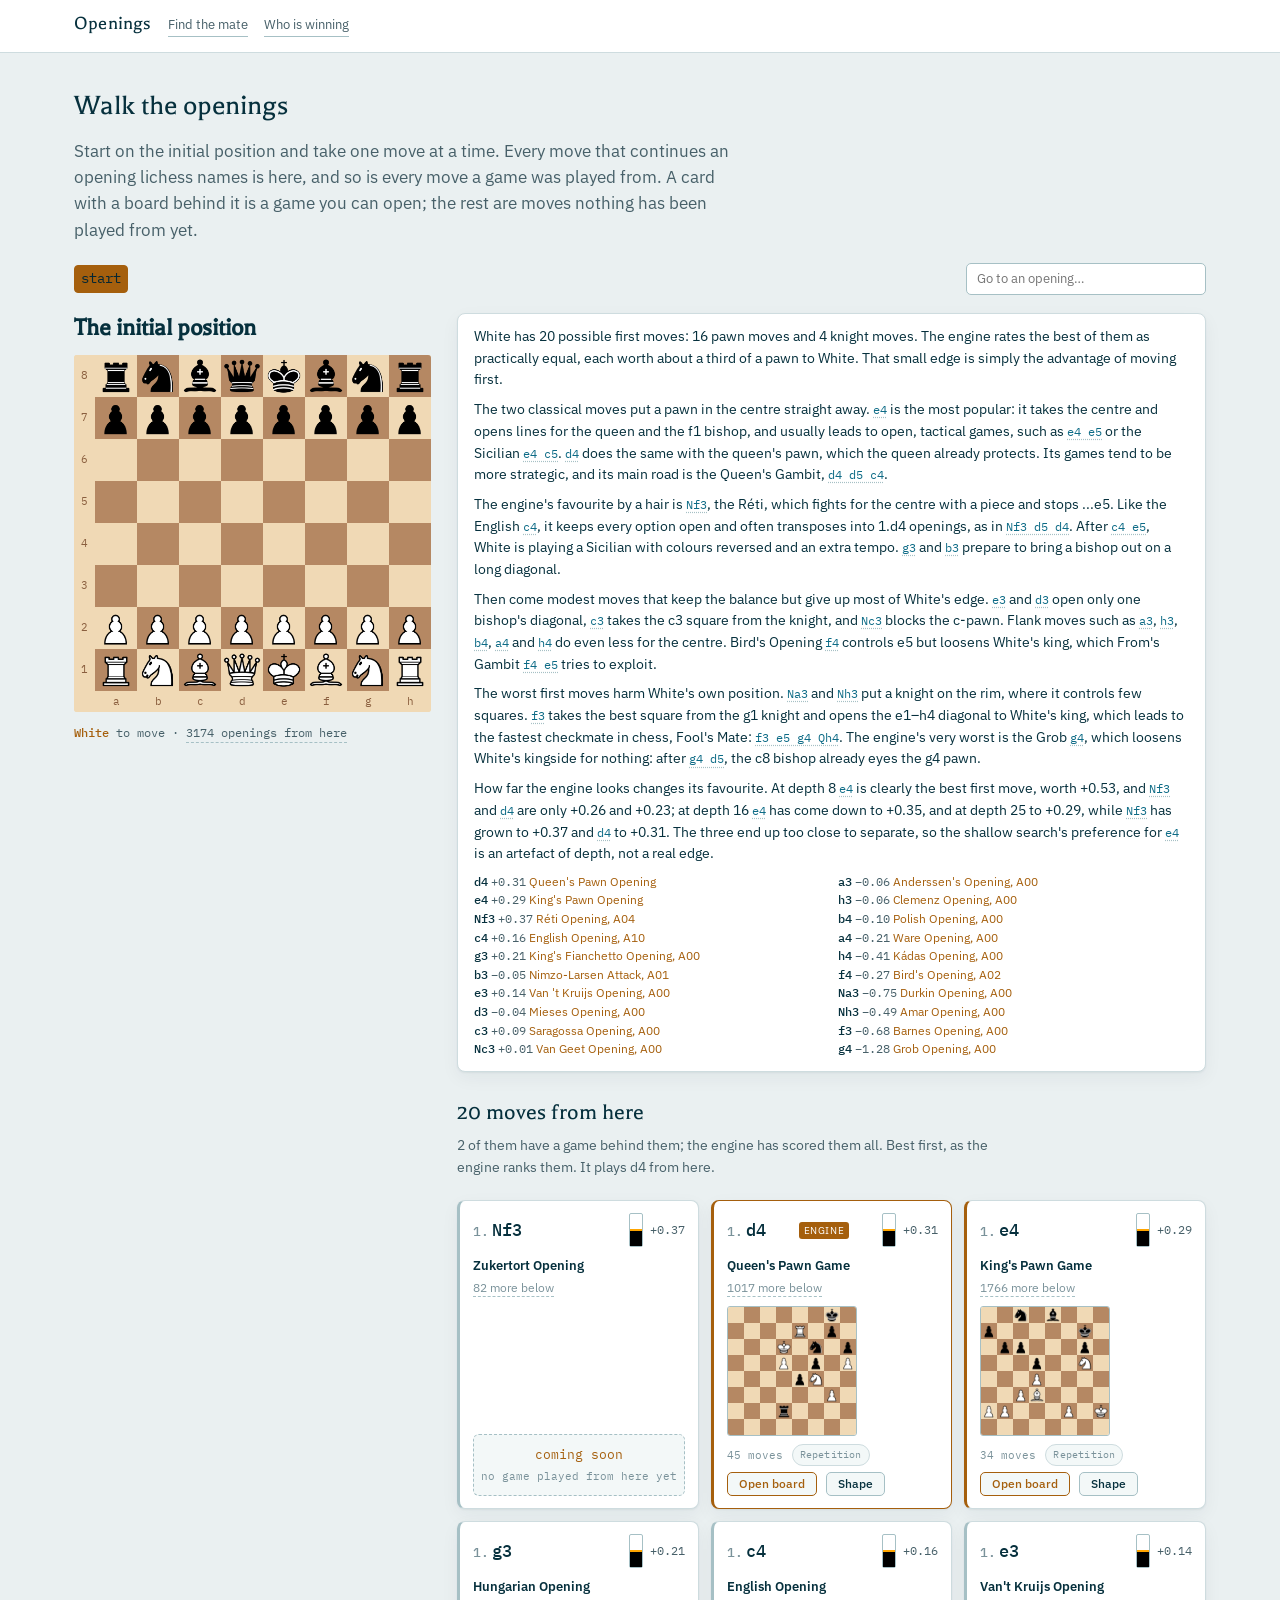
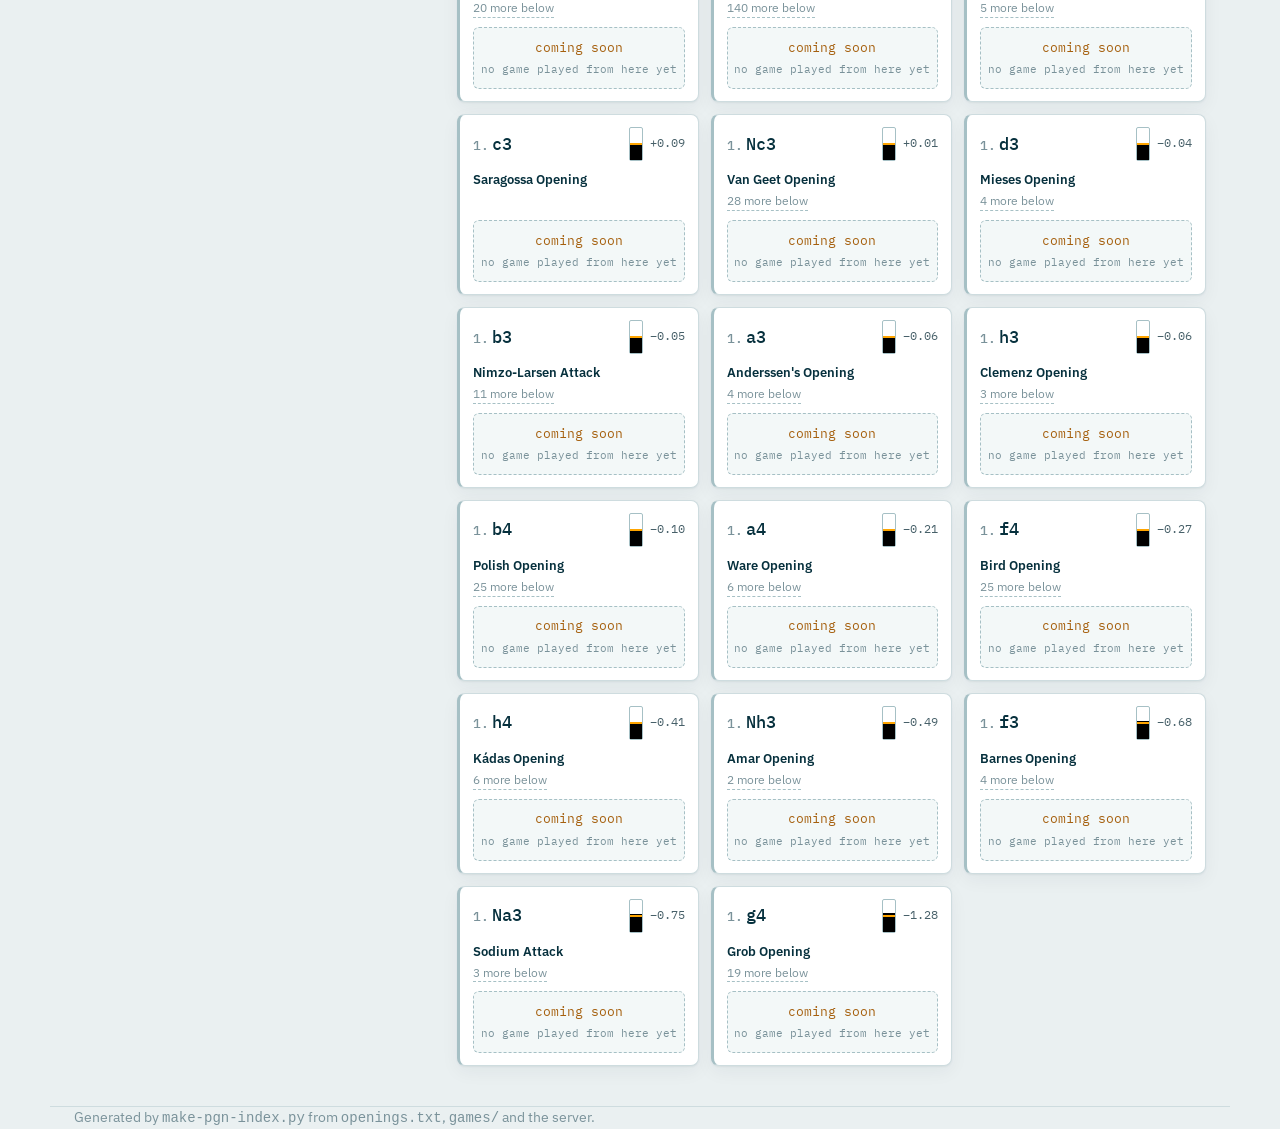
<file: index.html>
<!doctype html>
<html lang="en">
<head>
<meta charset="utf-8">
<title>Perfect Chess Games</title>
<meta http-equiv="refresh" content="0; url=openings.html">
<script>location.replace('openings.html' + location.hash);</script>
</head>
<body><a href="openings.html">Openings</a></body>
</html>
</file>
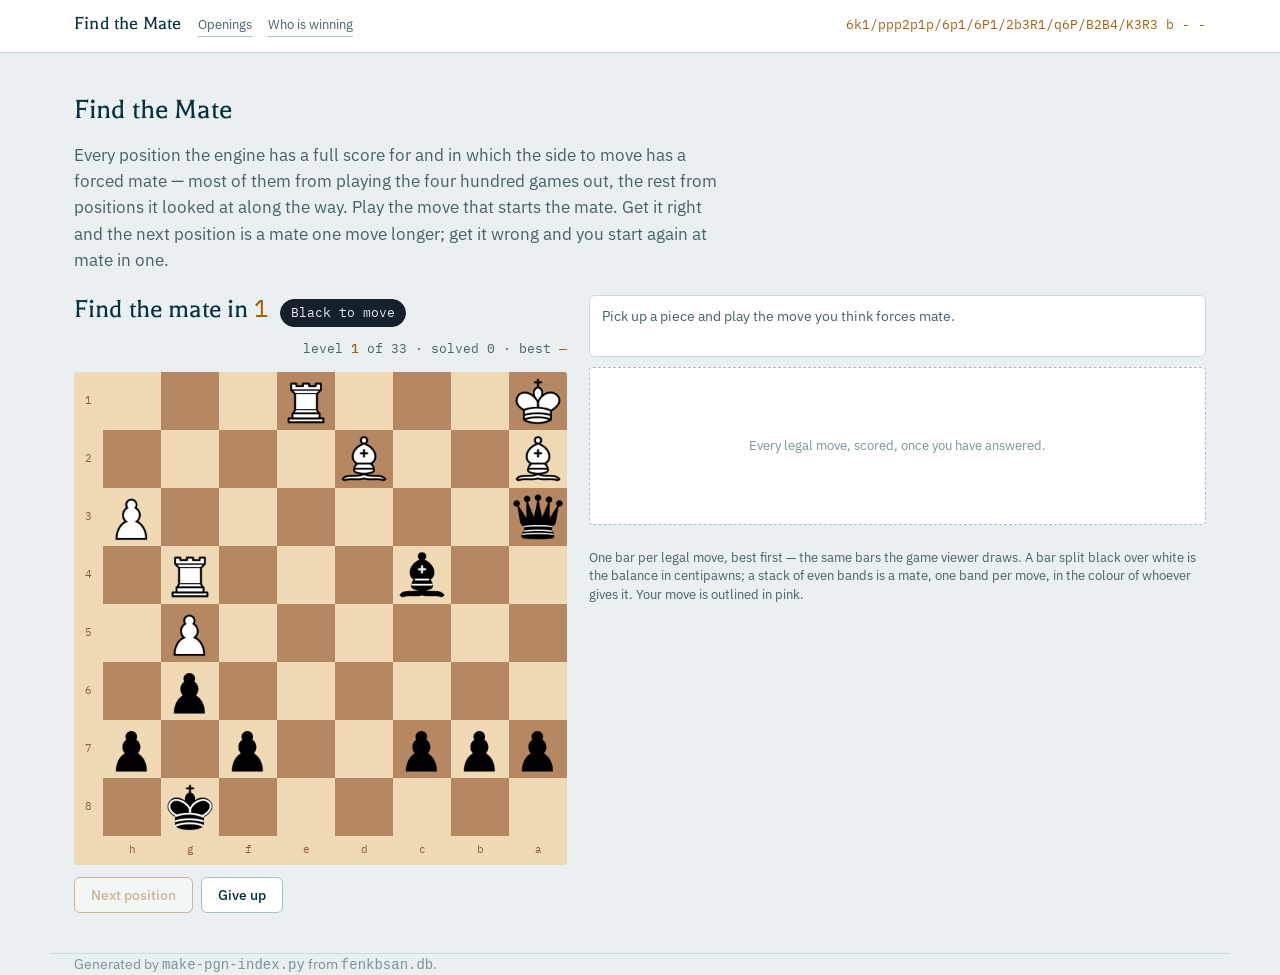
<file: mate.html>
<!doctype html>
<html lang="en">
<head>
<meta charset="utf-8">
<meta name="viewport" content="width=device-width, initial-scale=1">
<title>Find the Mate</title>
<meta name="description" content="Every position the engine has scored where the side to move has a forced mate: find the move, one level deeper each time you do.">
<link rel="preconnect" href="https://fonts.googleapis.com">
<link rel="preconnect" href="https://fonts.gstatic.com" crossorigin>
<link rel="stylesheet" href="https://fonts.googleapis.com/css2?family=Balthazar&family=IBM+Plex+Mono:wght@400;500&family=IBM+Plex+Sans:wght@400;500;600&display=swap">
<style>
:root {
  color-scheme: light;
  --ground:      #eaf0f1;
  --surface:     #ffffff;
  --surface-2:   #f3f8f8;
  --line:        #cedcdf;
  --line-strong: #a6c0c5;
  --ink:         #06303d;
  --ink-soft:    #476069;
  --ink-faint:   #7a929a;
  --amber:       #a55f0d;
  --amber-tint:  #f7e9d3;
  --wood:        #8a5f3f;
  --focus:       #0d6b86;
  --shadow:      0 1px 2px rgba(6, 48, 61, .06), 0 6px 18px rgba(6, 48, 61, .05);
}

@media (prefers-color-scheme: dark) {
  :root:not([data-theme="light"]) {
    color-scheme: dark;
    --ground:      #052733;
    --surface:     #073744;
    --surface-2:   #0a4152;
    --line:        #104c5f;
    --line-strong: #1d6b81;
    --ink:         #ebe2d1;
    --ink-soft:    #9cb7bf;
    --ink-faint:   #6b8d97;
    --amber:       #e8a33d;
    --amber-tint:  #123f4e;
    --wood:        #b48862;
    --focus:       #5cc2e0;
    --shadow:      0 1px 2px rgba(0, 0, 0, .3), 0 6px 18px rgba(0, 0, 0, .22);
  }
}

:root[data-theme="dark"] {
  color-scheme: dark;
  --ground:      #052733;
  --surface:     #073744;
  --surface-2:   #0a4152;
  --line:        #104c5f;
  --line-strong: #1d6b81;
  --ink:         #ebe2d1;
  --ink-soft:    #9cb7bf;
  --ink-faint:   #6b8d97;
  --amber:       #e8a33d;
  --amber-tint:  #123f4e;
  --wood:        #b48862;
  --focus:       #5cc2e0;
  --shadow:      0 1px 2px rgba(0, 0, 0, .3), 0 6px 18px rgba(0, 0, 0, .22);
}

*, *::before, *::after { box-sizing: border-box; }

html { scroll-behavior: smooth; }

body {
  margin: 0;
  background: var(--ground);
  color: var(--ink);
  font-family: "IBM Plex Sans", ui-sans-serif, system-ui, "Segoe UI", Roboto, sans-serif;
  font-size: 16px;
  line-height: 1.55;
  -webkit-font-smoothing: antialiased;
}

.wide  { max-width: 1180px; margin: 0 auto; padding: 0 24px; }
.text  { max-width: 860px;  margin: 0 auto; padding: 0 24px; }
.cards { max-width: 1080px; margin: 0 auto; padding: 0 24px; }

a { color: inherit; }
:focus-visible { outline: 2px solid var(--focus); outline-offset: 2px; border-radius: 3px; }

/* ---- the bar that stays ---- */

.bar {
  position: sticky; top: 0; z-index: 10;
  background: var(--surface);
  border-bottom: 1px solid var(--line);
}
.bar-inner {
  display: flex; align-items: baseline; gap: 16px;
  min-height: 52px; padding-top: 8px; padding-bottom: 8px;
}
.bar-name {
  font-family: Balthazar, Georgia, "Times New Roman", serif;
  font-size: 20px; letter-spacing: .01em;
}
.bar-here {
  font-family: "IBM Plex Mono", ui-monospace, Menlo, Consolas, monospace;
  font-size: 13px; color: var(--amber); margin-inline-start: auto;
}
.bar-here:empty { display: none; }
.bar a.bar-up {
  font-size: 13px; color: var(--ink-soft); text-decoration: none;
  border-bottom: 1px solid var(--line-strong); padding-bottom: 1px;
}
.bar a.bar-up:hover { color: var(--amber); border-color: var(--amber); }

/* ---- the tree ---- */

.tree-head { padding-top: 8px; }
h2 {
  font-family: Balthazar, Georgia, "Times New Roman", serif;
  font-weight: 400; font-size: 30px; margin: 0 0 8px;
}
.note { font-size: 14px; color: var(--ink-soft); margin: 0 0 22px; max-width: 68ch; }

.tree {
  display: flex; flex-direction: column; gap: 2px;
  background: var(--surface); border: 1px solid var(--line);
  border-radius: 8px; padding: 10px; box-shadow: var(--shadow);
  margin-bottom: 56px;
}
.tree-row {
  display: grid; grid-template-columns: 92px 1fr; align-items: center;
  gap: 10px; padding: 5px 6px; border-radius: 5px;
}
.tree-row:nth-child(odd) { background: var(--surface-2); }
.tree-white {
  display: flex; align-items: baseline; gap: 7px;
  font-family: "IBM Plex Mono", ui-monospace, Menlo, Consolas, monospace;
  font-size: 15px; font-weight: 500; text-decoration: none;
}
.tree-white:hover { color: var(--amber); }
.tree-replies { display: flex; flex-wrap: wrap; gap: 3px; }
.tree-replies a {
  font-family: "IBM Plex Mono", ui-monospace, Menlo, Consolas, monospace;
  font-size: 13px; text-decoration: none; color: var(--ink-soft);
  padding: 2px 7px; border-radius: 4px; border: 1px solid transparent;
  white-space: nowrap;
}
.tree-replies a:hover { color: var(--amber); border-color: var(--amber); }
.tree-replies a.is-current {
  background: var(--amber); border-color: var(--amber); color: var(--surface);
}
:root[data-theme="dark"] .tree-replies a.is-current,
:root:not([data-theme="light"]) .tree-replies a.is-current { color: #052733; }

/* ---- the games ---- */

.games { display: flex; flex-direction: column; gap: 14px; padding-bottom: 96px; }

.game {
  scroll-margin-top: 68px;
  background: var(--surface); border: 1px solid var(--line);
  border-inline-start: 3px solid transparent;
  border-radius: 8px; padding: 16px 18px;
  display: flex; gap: 20px; align-items: flex-start;
}
.game-main { flex: 1 1 auto; min-width: 0; }

/* ---- the position the game ended on ---- */

.game-final {
  flex: 0 0 auto;
  display: flex; flex-direction: column; align-items: center; gap: 7px;
}

.mini-board {
  --mini: 21px;
  display: grid;
  grid-template-columns: repeat(8, var(--mini));
  grid-template-rows: repeat(8, var(--mini));
  border: 1px solid var(--line-strong);
  border-radius: 3px;
  overflow: hidden;
}
.mini-sq { background-size: contain; background-repeat: no-repeat; background-position: center; }
.mini-sq.lt { background-color: #f0d9b5; }
.mini-sq.dk { background-color: #b58863; }

.outcome {
  font-family: "IBM Plex Mono", ui-monospace, Menlo, Consolas, monospace;
  font-size: 11px; letter-spacing: .02em;
  padding: 3px 8px; border-radius: 999px; white-space: nowrap;
}
.outcome.is-mate { background: var(--amber); color: var(--surface); }
.outcome.is-draw { background: var(--surface-2); color: var(--ink-faint); border: 1px solid var(--line); }
:root[data-theme="dark"] .outcome.is-mate,
:root:not([data-theme="light"]) .outcome.is-mate { color: #052733; }
.game.is-target { border-color: var(--amber); border-inline-start-color: var(--amber); }
@keyframes arrive {
  from { background: var(--amber-tint); }
  to   { background: var(--surface); }
}
.game.flash { animation: arrive 1.8s ease-out; }

.game-head {
  display: flex; flex-wrap: wrap; align-items: baseline; gap: 8px 14px;
  margin-bottom: 12px;
}
.rank {
  font-family: "IBM Plex Mono", ui-monospace, Menlo, Consolas, monospace;
  font-size: 12px; font-variant-numeric: tabular-nums; color: var(--ink-faint);
}
.game-title {
  font-family: Balthazar, Georgia, "Times New Roman", serif;
  font-weight: 400; font-size: 25px; margin: 0; line-height: 1.1;
}
.meta {
  font-family: "IBM Plex Mono", ui-monospace, Menlo, Consolas, monospace;
  font-size: 12px; color: var(--ink-faint); font-variant-numeric: tabular-nums;
}

.game-actions { margin-inline-start: auto; display: flex; gap: 8px; }

.copy, .open-board, .open-shape {
  font: 500 13px/1 "IBM Plex Sans", ui-sans-serif, system-ui, sans-serif;
  color: var(--ink); background: var(--surface-2);
  border: 1px solid var(--line-strong); border-radius: 5px;
  padding: 7px 13px; cursor: pointer; min-width: 104px;
  transition: background .12s ease, border-color .12s ease, color .12s ease;
}
.copy:hover, .open-board:hover, .open-shape:hover {
  border-color: var(--amber); color: var(--amber);
}
.open-board { border-color: var(--amber); color: var(--amber); }
.copy.done { background: var(--amber); border-color: var(--amber); color: var(--surface); }
:root[data-theme="dark"] .copy.done,
:root:not([data-theme="light"]) .copy.done { color: #052733; }

.pgn {
  font-family: "IBM Plex Mono", ui-monospace, Menlo, Consolas, monospace;
  font-size: 13px; line-height: 1.75; margin: 0;
  white-space: pre-wrap; overflow-wrap: anywhere;
  background: var(--surface-2); border: 1px solid var(--line);
  border-radius: 6px; padding: 13px 15px;
  color: var(--ink-soft);
}

footer {
  border-top: 1px solid var(--line); padding: 28px 0 64px;
  font-size: 14px; color: var(--ink-faint);
}

@media (max-width: 760px) {
  .game { flex-direction: column-reverse; }
  .game-final { flex-direction: row; align-self: flex-start; align-items: center; gap: 12px; }
}

@media (max-width: 640px) {
  .tree-row { grid-template-columns: 1fr; }
  .game-actions { margin-inline-start: 0; }
}

@media (prefers-reduced-motion: reduce) {
  html { scroll-behavior: auto; }
  .game.flash { animation: none; }
  * { transition-duration: .01ms !important; }
}

.ac-lede { font-size: 17px; color: var(--ink-soft); margin: 0 0 22px; max-width: 66ch; }

/* Right and wrong need two colours of their own: the palette has amber for attention and
   nothing for these, and they have to hold on both grounds. */
:root { --good: #2f8f5b; --bad: #b3453a; }
@media (prefers-color-scheme: dark) {
  :root:not([data-theme="light"]) { --good: #63c893; --bad: #e08074; }
}
:root[data-theme="dark"] { --good: #63c893; --bad: #e08074; }

/* The activity keeps the board's own colours, the way the viewer does, so a position looks
   the same here as it does over the index and in the app. */
.ac {
  --sq: 58px;
  --bar: 150px;
  display: grid;
  grid-template-columns: calc(8 * var(--sq) + var(--sq) / 2) minmax(0, 1fr);
  gap: 22px;
  align-items: start;
  margin: 0 auto 40px;
}

.ac-left { display: flex; flex-direction: column; gap: 12px; }

.ac-ask {
  display: flex;
  align-items: baseline;
  gap: 12px;
  flex-wrap: wrap;
  min-height: 40px;
}
.ac-level {
  font-family: Balthazar, Georgia, "Times New Roman", serif;
  font-size: 28px;
  line-height: 1;
}
/* The distance is a number to read, and Balthazar's 1 is a roman numeral. */
.ac-level .ac-n {
  font-family: "IBM Plex Mono", ui-monospace, Menlo, Consolas, monospace;
  font-size: 24px;
  color: var(--amber);
  font-variant-numeric: tabular-nums;
}
.ac-turn {
  font-family: "IBM Plex Mono", ui-monospace, Menlo, Consolas, monospace;
  font-size: 13px;
  color: var(--ink-soft);
  border: 1px solid var(--line-strong);
  border-radius: 999px;
  padding: 3px 10px;
}
.ac-turn.black { background: #16202a; color: #e7edf2; border-color: #16202a; }
.ac-turn.white { background: #f6f1e6; color: #33261a; border-color: #cdbfa6; }
.ac-score { margin-inline-start: auto; font-family: "IBM Plex Mono", ui-monospace, monospace;
            font-size: 13px; color: var(--ink-soft); font-variant-numeric: tabular-nums; }
.ac-score b { color: var(--amber); font-weight: 500; }

/* The verdict is one line that never moves: it holds its height while the position waits. */
.ac-verdict {
  min-height: 62px;
  border: 1px solid var(--line);
  border-radius: 6px;
  background: var(--surface);
  padding: 10px 12px;
  font-size: 14px;
  line-height: 1.45;
  color: var(--ink-soft);
}
.ac-verdict b { color: var(--ink); font-weight: 600; }
.ac-verdict .san { font-family: "IBM Plex Mono", ui-monospace, Menlo, Consolas, monospace; }
.ac-verdict.right { border-color: var(--good); background: var(--amber-tint); }
.ac-verdict.wrong { border-color: var(--bad); }
.ac-verdict .good { color: var(--good); }
.ac-verdict .bad { color: var(--bad); }

.ac-actions { display: flex; gap: 8px; align-items: center; }
.ac-actions button {
  font: 500 14px/1 "IBM Plex Sans", ui-sans-serif, system-ui, sans-serif;
  padding: 10px 16px;
  border-radius: 6px;
  border: 1px solid var(--line-strong);
  background: var(--surface);
  color: var(--ink);
  cursor: pointer;
}
.ac-actions button:hover:not(:disabled) { border-color: var(--amber); color: var(--amber); }
.ac-actions button:disabled { opacity: .4; cursor: default; }
.ac-actions .primary { border-color: var(--amber); color: var(--amber); }
.ac-actions .ac-from { margin-inline-start: auto; font-size: 12px; color: var(--ink-faint); }
.ac-actions .ac-from a { color: var(--ink-soft); }

/* The bars, once the answer is in. They are the viewer's own cells on the viewer's own
   wood, so a bar means here exactly what it means there. */
.ac-right { display: flex; flex-direction: column; gap: 10px; min-width: 0; }
.ac-bars {
  background: var(--wood);
  border-radius: 4px;
  padding: 4px;
  min-height: calc(var(--bar) + 8px);
  display: flex;
}
/* Before the answer there is nothing to draw, and a block of bare wood that size reads as a
   missing picture, so the empty box is plain. */
.ac-bars.empty {
  background: var(--surface);
  border: 1px dashed var(--line-strong);
}
.ac-bars .vw-mini { width: 100%; }
/* A mate is painted over the whole cell, so the mark on the move you played has to sit above
   it: the cell's own inset shadow would be underneath the bands. */
.ac-bars .vw-cell.chosen::after {
  content: "";
  position: absolute;
  inset: 0;
  box-shadow: inset 0 0 0 3px #c6168d;
  pointer-events: none;
  z-index: 2;
}
.ac-hint {
  display: flex;
  align-items: center;
  justify-content: center;
  width: 100%;
  color: var(--ink-faint);
  font-size: 13px;
  text-align: center;
  padding: 0 16px;
}
.ac-legend { font-size: 12.5px; color: var(--ink-soft); line-height: 1.5; }
.ac-legend code { font-family: "IBM Plex Mono", ui-monospace, Menlo, Consolas, monospace; }

@media (max-width: 1000px) {
  .ac { grid-template-columns: minmax(0, 1fr); --sq: min(44px, 10vw); --bar: 110px; }
}
/* Promotion: the four pieces, drawn on the square the pawn is going to. */
.mt-promo {
  /* Placed on the square the pawn is going to, so left/top come from the script. */
  position: absolute;
  z-index: 5;
  display: flex;
  flex-direction: column;
  background: var(--surface);
  border: 1px solid var(--line-strong);
  border-radius: 4px;
  overflow: hidden;
}
.mt-promo button {
  width: var(--sq);
  height: var(--sq);
  border: 0;
  padding: 0;
  /* The piece image comes from pieces.css, so only the rest of the background is set here. */
  background-color: #f0d9b5;
  background-size: contain;
  background-position: center;
  background-repeat: no-repeat;
  cursor: pointer;
}
.mt-promo button:hover { background-color: #e8a33d; }
</style>
<link rel="stylesheet" href="pieces.css">
<link rel="stylesheet" href="viewer.css">
</head>
<body>
<div class="bar"><div class="wide bar-inner">
<span class="bar-name">Find the Mate</span>
<a class="bar-up" href="openings.html">Openings</a>
<a class="bar-up" href="winning.html">Who is winning</a>
<span class="bar-here" id="bar-here"></span>
</div></div>
<section class="wide tree-head" style="padding-top:34px">
<h2>Find the Mate</h2>
<p class="ac-lede">Every position the engine has a full score for and in which the side to move has a forced mate — most of them from playing the four hundred games out, the rest from positions it looked at along the way. Play the move that starts the mate. Get it right and the next position is a mate one move longer; get it wrong and you start again at mate in one.</p>
</section>
<main class="wide"><div class="ac">
<div class="ac-left">
<div class="ac-ask">
<span class="ac-level" id="ac-level">Loading…</span>
<span class="ac-turn" id="ac-turn" hidden></span>
<span class="ac-score" id="ac-score"></span>
</div>
<div class="vw-board" id="ac-board" style="position:relative"></div>

<div class="ac-actions">
<button type="button" class="primary" id="ac-next" disabled>Next position</button>
<button type="button" id="ac-give">Give up</button>
<span class="ac-from" id="ac-from"></span>
</div>
</div>
<div class="ac-right">
<div class="ac-verdict" id="ac-verdict">Pick up a piece and play the move you think forces mate.</div>
<div class="ac-bars empty" id="ac-bars"><div class="ac-hint">Every legal move, scored, once you have answered.</div></div>
<p class="ac-legend">One bar per legal move, best first — the same bars the game viewer draws. A bar split black over white is the balance in centipawns; a stack of even bands is a mate, one band per move, in the colour of whoever gives it. Your move is outlined in pink.</p>
</div>
</div></main>
<footer class="wide">Generated by <code>make-pgn-index.py</code> from <code>fenkbsan.db</code>.</footer>
<script src="activity.js"></script>
<script src="mate.js"></script>
</body>
</html>
</file>
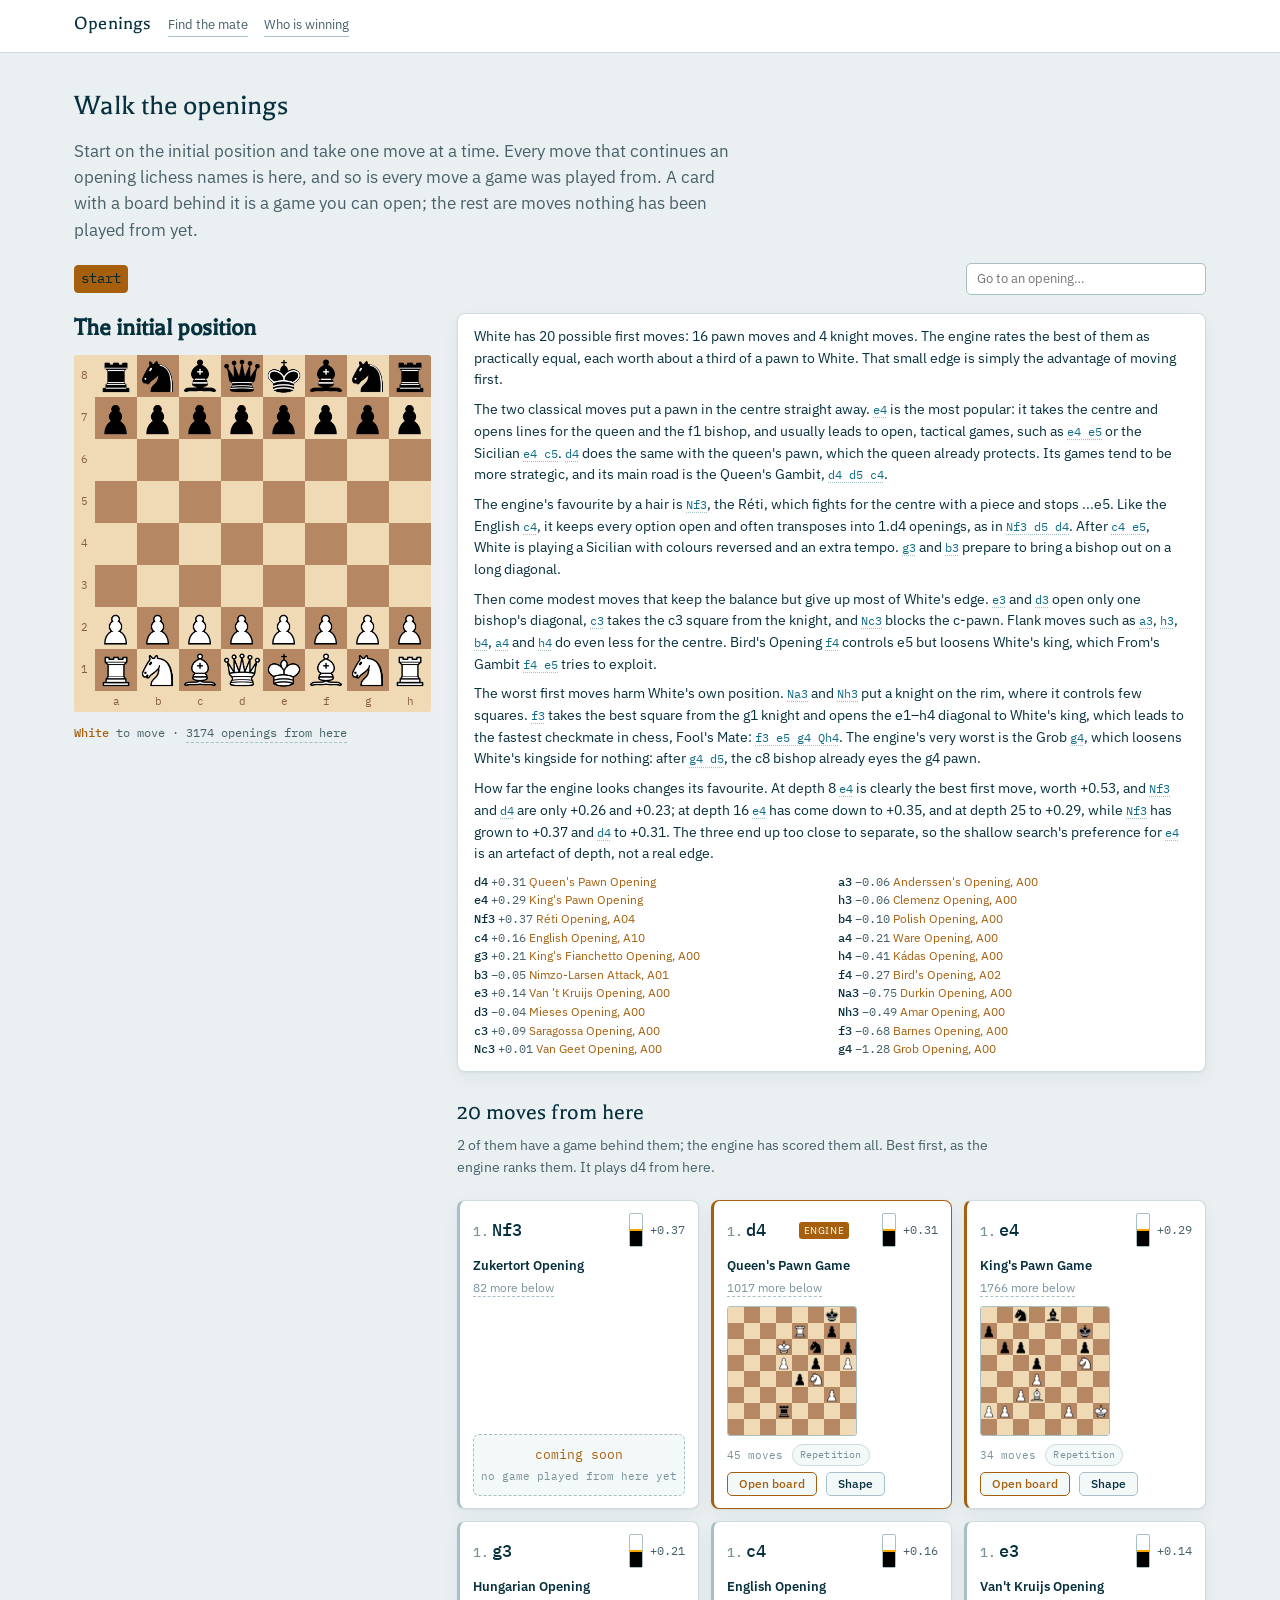
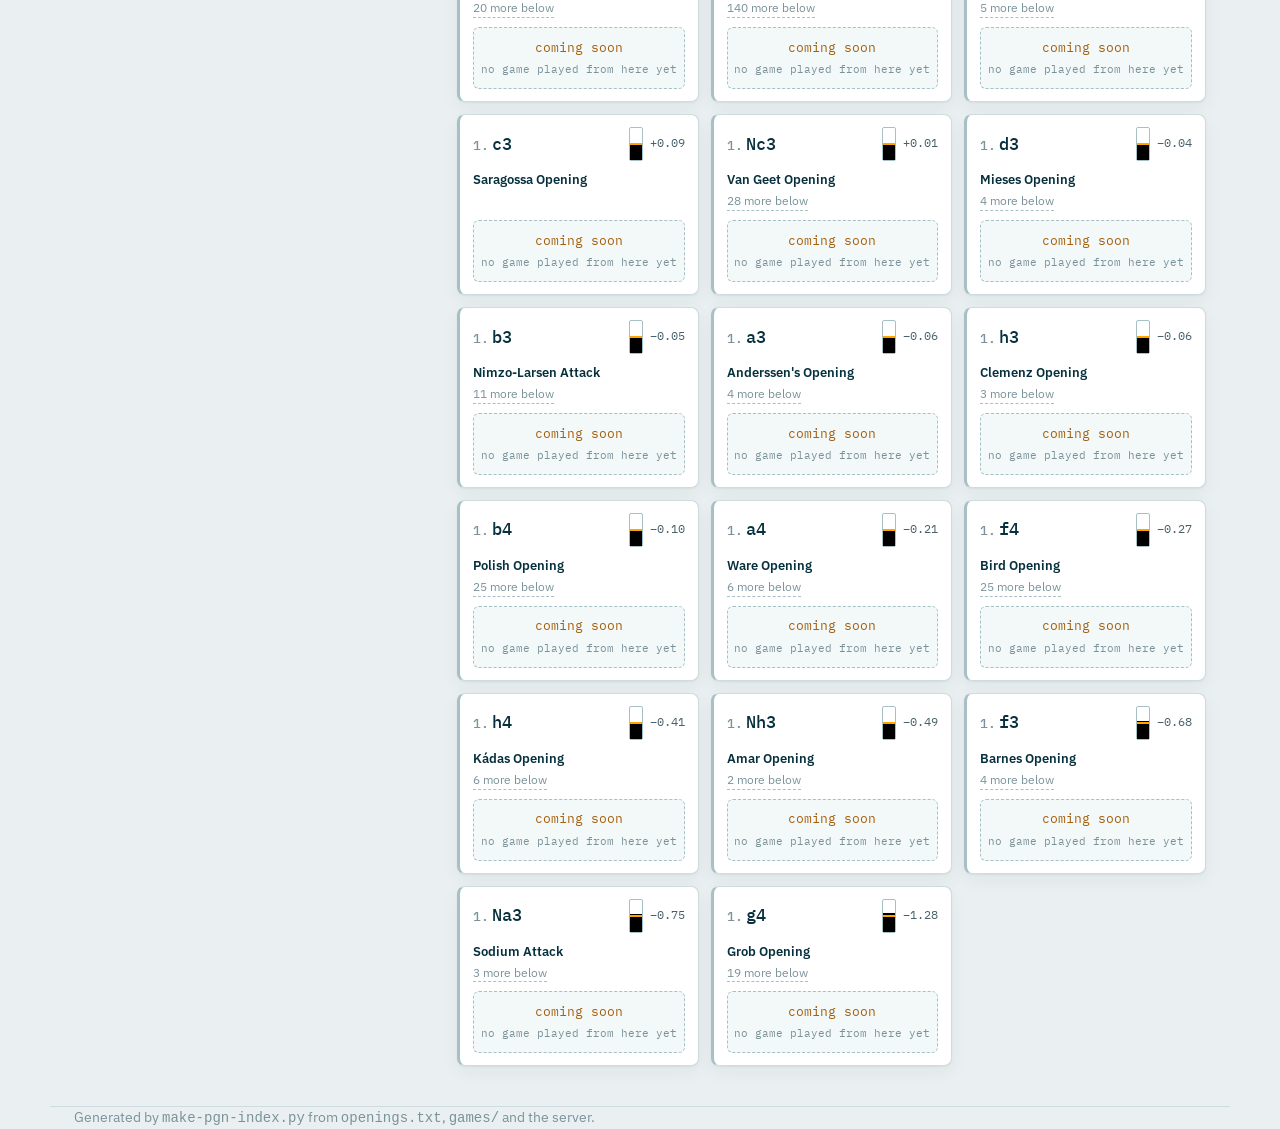
<file: openings.html>
<!doctype html>
<html lang="en">
<head>
<meta charset="utf-8">
<meta name="viewport" content="width=device-width, initial-scale=1">
<title>Openings</title>
<meta name="description" content="Every opening lichess names, walked one move at a time from the initial position, with the game played out from each line.">
<link rel="preconnect" href="https://fonts.googleapis.com">
<link rel="preconnect" href="https://fonts.gstatic.com" crossorigin>
<link rel="stylesheet" href="https://fonts.googleapis.com/css2?family=Balthazar&family=IBM+Plex+Mono:wght@400;500&family=IBM+Plex+Sans:wght@400;500;600&display=swap">
<style>
:root {
  color-scheme: light;
  --ground:      #eaf0f1;
  --surface:     #ffffff;
  --surface-2:   #f3f8f8;
  --line:        #cedcdf;
  --line-strong: #a6c0c5;
  --ink:         #06303d;
  --ink-soft:    #476069;
  --ink-faint:   #7a929a;
  --amber:       #a55f0d;
  --amber-tint:  #f7e9d3;
  --wood:        #8a5f3f;
  --focus:       #0d6b86;
  --shadow:      0 1px 2px rgba(6, 48, 61, .06), 0 6px 18px rgba(6, 48, 61, .05);
}

@media (prefers-color-scheme: dark) {
  :root:not([data-theme="light"]) {
    color-scheme: dark;
    --ground:      #052733;
    --surface:     #073744;
    --surface-2:   #0a4152;
    --line:        #104c5f;
    --line-strong: #1d6b81;
    --ink:         #ebe2d1;
    --ink-soft:    #9cb7bf;
    --ink-faint:   #6b8d97;
    --amber:       #e8a33d;
    --amber-tint:  #123f4e;
    --wood:        #b48862;
    --focus:       #5cc2e0;
    --shadow:      0 1px 2px rgba(0, 0, 0, .3), 0 6px 18px rgba(0, 0, 0, .22);
  }
}

:root[data-theme="dark"] {
  color-scheme: dark;
  --ground:      #052733;
  --surface:     #073744;
  --surface-2:   #0a4152;
  --line:        #104c5f;
  --line-strong: #1d6b81;
  --ink:         #ebe2d1;
  --ink-soft:    #9cb7bf;
  --ink-faint:   #6b8d97;
  --amber:       #e8a33d;
  --amber-tint:  #123f4e;
  --wood:        #b48862;
  --focus:       #5cc2e0;
  --shadow:      0 1px 2px rgba(0, 0, 0, .3), 0 6px 18px rgba(0, 0, 0, .22);
}

*, *::before, *::after { box-sizing: border-box; }

html { scroll-behavior: smooth; }

body {
  margin: 0;
  background: var(--ground);
  color: var(--ink);
  font-family: "IBM Plex Sans", ui-sans-serif, system-ui, "Segoe UI", Roboto, sans-serif;
  font-size: 16px;
  line-height: 1.55;
  -webkit-font-smoothing: antialiased;
}

.wide  { max-width: 1180px; margin: 0 auto; padding: 0 24px; }
.text  { max-width: 860px;  margin: 0 auto; padding: 0 24px; }
.cards { max-width: 1080px; margin: 0 auto; padding: 0 24px; }

a { color: inherit; }
:focus-visible { outline: 2px solid var(--focus); outline-offset: 2px; border-radius: 3px; }

/* ---- the bar that stays ---- */

.bar {
  position: sticky; top: 0; z-index: 10;
  background: var(--surface);
  border-bottom: 1px solid var(--line);
}
.bar-inner {
  display: flex; align-items: baseline; gap: 16px;
  min-height: 52px; padding-top: 8px; padding-bottom: 8px;
}
.bar-name {
  font-family: Balthazar, Georgia, "Times New Roman", serif;
  font-size: 20px; letter-spacing: .01em;
}
.bar-here {
  font-family: "IBM Plex Mono", ui-monospace, Menlo, Consolas, monospace;
  font-size: 13px; color: var(--amber); margin-inline-start: auto;
}
.bar-here:empty { display: none; }
.bar a.bar-up {
  font-size: 13px; color: var(--ink-soft); text-decoration: none;
  border-bottom: 1px solid var(--line-strong); padding-bottom: 1px;
}
.bar a.bar-up:hover { color: var(--amber); border-color: var(--amber); }

/* ---- the tree ---- */

.tree-head { padding-top: 8px; }
h2 {
  font-family: Balthazar, Georgia, "Times New Roman", serif;
  font-weight: 400; font-size: 30px; margin: 0 0 8px;
}
.note { font-size: 14px; color: var(--ink-soft); margin: 0 0 22px; max-width: 68ch; }

.tree {
  display: flex; flex-direction: column; gap: 2px;
  background: var(--surface); border: 1px solid var(--line);
  border-radius: 8px; padding: 10px; box-shadow: var(--shadow);
  margin-bottom: 56px;
}
.tree-row {
  display: grid; grid-template-columns: 92px 1fr; align-items: center;
  gap: 10px; padding: 5px 6px; border-radius: 5px;
}
.tree-row:nth-child(odd) { background: var(--surface-2); }
.tree-white {
  display: flex; align-items: baseline; gap: 7px;
  font-family: "IBM Plex Mono", ui-monospace, Menlo, Consolas, monospace;
  font-size: 15px; font-weight: 500; text-decoration: none;
}
.tree-white:hover { color: var(--amber); }
.tree-replies { display: flex; flex-wrap: wrap; gap: 3px; }
.tree-replies a {
  font-family: "IBM Plex Mono", ui-monospace, Menlo, Consolas, monospace;
  font-size: 13px; text-decoration: none; color: var(--ink-soft);
  padding: 2px 7px; border-radius: 4px; border: 1px solid transparent;
  white-space: nowrap;
}
.tree-replies a:hover { color: var(--amber); border-color: var(--amber); }
.tree-replies a.is-current {
  background: var(--amber); border-color: var(--amber); color: var(--surface);
}
:root[data-theme="dark"] .tree-replies a.is-current,
:root:not([data-theme="light"]) .tree-replies a.is-current { color: #052733; }

/* ---- the games ---- */

.games { display: flex; flex-direction: column; gap: 14px; padding-bottom: 96px; }

.game {
  scroll-margin-top: 68px;
  background: var(--surface); border: 1px solid var(--line);
  border-inline-start: 3px solid transparent;
  border-radius: 8px; padding: 16px 18px;
  display: flex; gap: 20px; align-items: flex-start;
}
.game-main { flex: 1 1 auto; min-width: 0; }

/* ---- the position the game ended on ---- */

.game-final {
  flex: 0 0 auto;
  display: flex; flex-direction: column; align-items: center; gap: 7px;
}

.mini-board {
  --mini: 21px;
  display: grid;
  grid-template-columns: repeat(8, var(--mini));
  grid-template-rows: repeat(8, var(--mini));
  border: 1px solid var(--line-strong);
  border-radius: 3px;
  overflow: hidden;
}
.mini-sq { background-size: contain; background-repeat: no-repeat; background-position: center; }
.mini-sq.lt { background-color: #f0d9b5; }
.mini-sq.dk { background-color: #b58863; }

.outcome {
  font-family: "IBM Plex Mono", ui-monospace, Menlo, Consolas, monospace;
  font-size: 11px; letter-spacing: .02em;
  padding: 3px 8px; border-radius: 999px; white-space: nowrap;
}
.outcome.is-mate { background: var(--amber); color: var(--surface); }
.outcome.is-draw { background: var(--surface-2); color: var(--ink-faint); border: 1px solid var(--line); }
:root[data-theme="dark"] .outcome.is-mate,
:root:not([data-theme="light"]) .outcome.is-mate { color: #052733; }
.game.is-target { border-color: var(--amber); border-inline-start-color: var(--amber); }
@keyframes arrive {
  from { background: var(--amber-tint); }
  to   { background: var(--surface); }
}
.game.flash { animation: arrive 1.8s ease-out; }

.game-head {
  display: flex; flex-wrap: wrap; align-items: baseline; gap: 8px 14px;
  margin-bottom: 12px;
}
.rank {
  font-family: "IBM Plex Mono", ui-monospace, Menlo, Consolas, monospace;
  font-size: 12px; font-variant-numeric: tabular-nums; color: var(--ink-faint);
}
.game-title {
  font-family: Balthazar, Georgia, "Times New Roman", serif;
  font-weight: 400; font-size: 25px; margin: 0; line-height: 1.1;
}
.meta {
  font-family: "IBM Plex Mono", ui-monospace, Menlo, Consolas, monospace;
  font-size: 12px; color: var(--ink-faint); font-variant-numeric: tabular-nums;
}

.game-actions { margin-inline-start: auto; display: flex; gap: 8px; }

.copy, .open-board, .open-shape {
  font: 500 13px/1 "IBM Plex Sans", ui-sans-serif, system-ui, sans-serif;
  color: var(--ink); background: var(--surface-2);
  border: 1px solid var(--line-strong); border-radius: 5px;
  padding: 7px 13px; cursor: pointer; min-width: 104px;
  transition: background .12s ease, border-color .12s ease, color .12s ease;
}
.copy:hover, .open-board:hover, .open-shape:hover {
  border-color: var(--amber); color: var(--amber);
}
.open-board { border-color: var(--amber); color: var(--amber); }
.copy.done { background: var(--amber); border-color: var(--amber); color: var(--surface); }
:root[data-theme="dark"] .copy.done,
:root:not([data-theme="light"]) .copy.done { color: #052733; }

.pgn {
  font-family: "IBM Plex Mono", ui-monospace, Menlo, Consolas, monospace;
  font-size: 13px; line-height: 1.75; margin: 0;
  white-space: pre-wrap; overflow-wrap: anywhere;
  background: var(--surface-2); border: 1px solid var(--line);
  border-radius: 6px; padding: 13px 15px;
  color: var(--ink-soft);
}

footer {
  border-top: 1px solid var(--line); padding: 28px 0 64px;
  font-size: 14px; color: var(--ink-faint);
}

@media (max-width: 760px) {
  .game { flex-direction: column-reverse; }
  .game-final { flex-direction: row; align-self: flex-start; align-items: center; gap: 12px; }
}

@media (max-width: 640px) {
  .tree-row { grid-template-columns: 1fr; }
  .game-actions { margin-inline-start: 0; }
}

@media (prefers-reduced-motion: reduce) {
  html { scroll-behavior: auto; }
  .game.flash { animation: none; }
  * { transition-duration: .01ms !important; }
}

.ac-lede { font-size: 17px; color: var(--ink-soft); margin: 0 0 22px; max-width: 66ch; }

/* Right and wrong need two colours of their own: the palette has amber for attention and
   nothing for these, and they have to hold on both grounds. */
:root { --good: #2f8f5b; --bad: #b3453a; }
@media (prefers-color-scheme: dark) {
  :root:not([data-theme="light"]) { --good: #63c893; --bad: #e08074; }
}
:root[data-theme="dark"] { --good: #63c893; --bad: #e08074; }

/* The activity keeps the board's own colours, the way the viewer does, so a position looks
   the same here as it does over the index and in the app. */
.ac {
  --sq: 58px;
  --bar: 150px;
  display: grid;
  grid-template-columns: calc(8 * var(--sq) + var(--sq) / 2) minmax(0, 1fr);
  gap: 22px;
  align-items: start;
  margin: 0 auto 40px;
}

.ac-left { display: flex; flex-direction: column; gap: 12px; }

.ac-ask {
  display: flex;
  align-items: baseline;
  gap: 12px;
  flex-wrap: wrap;
  min-height: 40px;
}
.ac-level {
  font-family: Balthazar, Georgia, "Times New Roman", serif;
  font-size: 28px;
  line-height: 1;
}
/* The distance is a number to read, and Balthazar's 1 is a roman numeral. */
.ac-level .ac-n {
  font-family: "IBM Plex Mono", ui-monospace, Menlo, Consolas, monospace;
  font-size: 24px;
  color: var(--amber);
  font-variant-numeric: tabular-nums;
}
.ac-turn {
  font-family: "IBM Plex Mono", ui-monospace, Menlo, Consolas, monospace;
  font-size: 13px;
  color: var(--ink-soft);
  border: 1px solid var(--line-strong);
  border-radius: 999px;
  padding: 3px 10px;
}
.ac-turn.black { background: #16202a; color: #e7edf2; border-color: #16202a; }
.ac-turn.white { background: #f6f1e6; color: #33261a; border-color: #cdbfa6; }
.ac-score { margin-inline-start: auto; font-family: "IBM Plex Mono", ui-monospace, monospace;
            font-size: 13px; color: var(--ink-soft); font-variant-numeric: tabular-nums; }
.ac-score b { color: var(--amber); font-weight: 500; }

/* The verdict is one line that never moves: it holds its height while the position waits. */
.ac-verdict {
  min-height: 62px;
  border: 1px solid var(--line);
  border-radius: 6px;
  background: var(--surface);
  padding: 10px 12px;
  font-size: 14px;
  line-height: 1.45;
  color: var(--ink-soft);
}
.ac-verdict b { color: var(--ink); font-weight: 600; }
.ac-verdict .san { font-family: "IBM Plex Mono", ui-monospace, Menlo, Consolas, monospace; }
.ac-verdict.right { border-color: var(--good); background: var(--amber-tint); }
.ac-verdict.wrong { border-color: var(--bad); }
.ac-verdict .good { color: var(--good); }
.ac-verdict .bad { color: var(--bad); }

.ac-actions { display: flex; gap: 8px; align-items: center; }
.ac-actions button {
  font: 500 14px/1 "IBM Plex Sans", ui-sans-serif, system-ui, sans-serif;
  padding: 10px 16px;
  border-radius: 6px;
  border: 1px solid var(--line-strong);
  background: var(--surface);
  color: var(--ink);
  cursor: pointer;
}
.ac-actions button:hover:not(:disabled) { border-color: var(--amber); color: var(--amber); }
.ac-actions button:disabled { opacity: .4; cursor: default; }
.ac-actions .primary { border-color: var(--amber); color: var(--amber); }
.ac-actions .ac-from { margin-inline-start: auto; font-size: 12px; color: var(--ink-faint); }
.ac-actions .ac-from a { color: var(--ink-soft); }

/* The bars, once the answer is in. They are the viewer's own cells on the viewer's own
   wood, so a bar means here exactly what it means there. */
.ac-right { display: flex; flex-direction: column; gap: 10px; min-width: 0; }
.ac-bars {
  background: var(--wood);
  border-radius: 4px;
  padding: 4px;
  min-height: calc(var(--bar) + 8px);
  display: flex;
}
/* Before the answer there is nothing to draw, and a block of bare wood that size reads as a
   missing picture, so the empty box is plain. */
.ac-bars.empty {
  background: var(--surface);
  border: 1px dashed var(--line-strong);
}
.ac-bars .vw-mini { width: 100%; }
/* A mate is painted over the whole cell, so the mark on the move you played has to sit above
   it: the cell's own inset shadow would be underneath the bands. */
.ac-bars .vw-cell.chosen::after {
  content: "";
  position: absolute;
  inset: 0;
  box-shadow: inset 0 0 0 3px #c6168d;
  pointer-events: none;
  z-index: 2;
}
.ac-hint {
  display: flex;
  align-items: center;
  justify-content: center;
  width: 100%;
  color: var(--ink-faint);
  font-size: 13px;
  text-align: center;
  padding: 0 16px;
}
.ac-legend { font-size: 12.5px; color: var(--ink-soft); line-height: 1.5; }
.ac-legend code { font-family: "IBM Plex Mono", ui-monospace, Menlo, Consolas, monospace; }

@media (max-width: 1000px) {
  .ac { grid-template-columns: minmax(0, 1fr); --sq: min(44px, 10vw); --bar: 110px; }
}
/* The position's note (PN-9): notes.js writes it with the viewer's classes, which are made for
   the dark board modal; on this page it is a card like the game's, in the page's own colours.
   It heads the wide column rather than sitting under the board, whose column is eight squares
   wide: a note of several paragraphs there ran far below the board its links play on. */
.op-pnote.vw-note {
  margin: 0 0 22px; max-height: none;
  background: var(--surface); border: 1px solid var(--line); border-radius: 8px;
  box-shadow: var(--shadow); color: var(--ink); font-size: 14px; padding: 12px 16px;
}
.op-pnote .nt-link { color: var(--focus); text-decoration-color: var(--line-strong); }
.op-pnote .nt-link:hover, .op-pnote .nt-link:focus { color: var(--amber); text-decoration-color: var(--amber); }
.op-pnote .nt-moves { color: var(--ink-soft); }
.op-pnote .nt-moves b { color: var(--ink); }
.op-pnote .nt-name { color: var(--amber); }
.op-pnote .nt-text { color: var(--ink); }
.op-lede { font-size: 17px; color: var(--ink-soft); margin: 0 0 20px; max-width: 66ch; }

/* ---- where we are ---- */

.op-trail {
  display: flex; flex-wrap: wrap; align-items: baseline; gap: 8px;
  font-size: 14px; margin-bottom: 18px;
}
.op-crumbs {
  display: flex; flex-wrap: wrap; align-items: baseline; gap: 4px 6px;
  font-family: "IBM Plex Mono", ui-monospace, Menlo, Consolas, monospace;
}
.op-trail a, .op-trail span.op-num {
  text-decoration: none; padding: 2px 6px; border-radius: 4px;
  border: 1px solid transparent; color: var(--ink-soft);
}
.op-trail span.op-num { color: var(--ink-faint); padding-inline: 2px; }
.op-trail a:hover { color: var(--amber); border-color: var(--amber); }
.op-trail a.here { background: var(--amber); border-color: var(--amber); color: var(--surface); }
:root[data-theme="dark"] .op-trail a.here,
:root:not([data-theme="light"]) .op-trail a.here { color: #052733; }

.op-find {
  position: relative; margin-inline-start: auto; flex: 0 0 auto;
  font-family: "IBM Plex Sans", ui-sans-serif, system-ui, sans-serif;
}
.op-find input {
  font: 400 13px/1.4 "IBM Plex Sans", ui-sans-serif, system-ui, sans-serif;
  color: var(--ink); background: var(--surface);
  border: 1px solid var(--line-strong); border-radius: 5px;
  padding: 6px 10px; width: 240px;
}
.op-hits {
  position: absolute; inset-inline-end: 0; top: calc(100% + 4px); z-index: 20;
  width: 380px; max-height: 320px; overflow-y: auto;
  background: var(--surface); border: 1px solid var(--line-strong);
  border-radius: 6px; box-shadow: var(--shadow);
}
.op-hits:empty { display: none; }
.op-hits button {
  display: block; width: 100%; text-align: start; cursor: pointer;
  font: 400 13px/1.4 "IBM Plex Sans", ui-sans-serif, system-ui, sans-serif;
  color: var(--ink); background: none; border: 0;
  border-bottom: 1px solid var(--line); padding: 7px 11px;
}
.op-hits button:last-child { border-bottom: 0; }
.op-hits button:hover { background: var(--surface-2); color: var(--amber); }
.op-hits button em {
  display: block; font-style: normal; color: var(--ink-faint);
  font-family: "IBM Plex Mono", ui-monospace, Menlo, Consolas, monospace; font-size: 11px;
}

/* ---- the position we are at ---- */

.op {
  --sq: 42px;
  display: grid;
  grid-template-columns: calc(8 * var(--sq) + var(--sq) / 2) minmax(0, 1fr);
  gap: 26px; align-items: start; margin-bottom: 40px;
}
.op-here { display: flex; flex-direction: column; gap: 12px; }
/* The board stays in view while the note and the cards beside it scroll, since hovering a
   link in the note plays it on the board; only where the column fits the window's height. */
@media (min-width: 901px) and (min-height: 760px) {
  .op-here { position: sticky; top: 16px; }
}
.op-name {
  font-family: Balthazar, Georgia, "Times New Roman", serif;
  font-size: 26px; line-height: 1.15; margin: 0;
}
.op-name .op-also {
  display: block; font: 400 13px/1.5 "IBM Plex Sans", ui-sans-serif, system-ui, sans-serif;
  color: var(--ink-faint);
}
.op-turn {
  font-family: "IBM Plex Mono", ui-monospace, Menlo, Consolas, monospace;
  font-size: 12px; color: var(--ink-soft);
}
.op-turn b { color: var(--amber); font-weight: 500; }

/* The game this very line was played out into, when there is one. */
.op-game {
  display: flex; gap: 14px; align-items: center;
  background: var(--surface); border: 1px solid var(--line);
  border-radius: 8px; padding: 12px 14px; box-shadow: var(--shadow);
}
/* The board keeps its eight files: a flex item may shrink, and the board's own overflow: hidden
   would then crop its right-hand files. The text takes what is left, wrapping its buttons. */
.op-game .mini-board { flex: 0 0 auto; }
.op-game .op-game-text { flex: 1 1 auto; min-width: 0; }
.op-game h3 {
  font-family: Balthazar, Georgia, "Times New Roman", serif;
  font-weight: 400; font-size: 19px; margin: 0 0 4px; line-height: 1.15;
}
.op-game p { margin: 0 0 8px; font-size: 13px; color: var(--ink-soft); }

/* ---- the moves out of it ---- */

.op-moves h2 { font-size: 24px; margin: 0 0 4px; }
.op-cards {
  display: grid; gap: 12px;
  grid-template-columns: repeat(auto-fill, minmax(216px, 1fr));
}

.op-card {
  display: flex; flex-direction: column; gap: 9px;
  background: var(--surface); border: 1px solid var(--line);
  border-inline-start: 3px solid var(--line-strong);
  border-radius: 8px; padding: 12px 13px; box-shadow: var(--shadow);
  text-align: start;
}
.op-card.has-game { border-inline-start-color: var(--amber); }
.op-card.is-open { cursor: pointer; }
.op-card.is-open:hover { border-color: var(--amber); }
.op-card.is-open:hover .op-move { color: var(--amber); }

.op-head { display: flex; align-items: center; gap: 9px; }
.op-move {
  font-family: "IBM Plex Mono", ui-monospace, Menlo, Consolas, monospace;
  font-size: 17px; font-weight: 500;
}
.op-move .op-n { color: var(--ink-faint); font-size: 13px; margin-inline-end: 3px; }
.op-eval {
  margin-inline-start: auto; display: flex; align-items: center; gap: 7px;
  font-family: "IBM Plex Mono", ui-monospace, Menlo, Consolas, monospace;
  font-size: 12px; color: var(--ink-soft); font-variant-numeric: tabular-nums;
}
/* The bar is the viewer's cell, so a score reads the same here as it does over a game. */
.op-eval .vw-cell {
  width: 14px; height: 34px; flex: 0 0 auto;
  border: 1px solid var(--line-strong); border-radius: 2px;
}
.op-eval.none { color: var(--ink-faint); }

/* The engine's own pick. It costs one search where a full row of bars costs thirty, so on most
   positions it is the only thing known — which is why it is a label and not a shade of a bar. */
.op-pick {
  font-size: 10px; text-transform: uppercase; letter-spacing: .06em;
  color: var(--surface); background: var(--amber);
  border-radius: 3px; padding: 1px 5px; margin-inline-start: auto;
}
.op-card.is-pick { border-color: var(--amber); }

.op-titles { display: flex; flex-direction: column; gap: 3px; font-size: 13px; }
.op-titles b { font-weight: 600; }
.op-titles i { font-style: normal; color: var(--ink-soft); }
.op-titles .op-below { color: var(--ink-faint); }
.op-titles a {
  color: var(--ink-soft); text-decoration: none;
  border-bottom: 1px solid var(--line-strong);
}
.op-titles a:hover { color: var(--amber); border-color: var(--amber); }
/* The count is the way in to what it counted, so it is a button and looks like one. */
.op-titles .op-more, .op-turn .op-more {
  font: 400 12px/1.4 "IBM Plex Sans", ui-sans-serif, system-ui, sans-serif;
  color: var(--ink-faint); background: none; cursor: pointer;
  border: 0; border-bottom: 1px dashed var(--line-strong);
  padding: 0; align-self: flex-start; text-align: start;
}
.op-titles .op-more:hover, .op-turn .op-more:hover {
  color: var(--amber); border-color: var(--amber);
}
.op-turn .op-more {
  font-family: "IBM Plex Mono", ui-monospace, Menlo, Consolas, monospace;
  font-size: inherit; color: var(--ink-soft);
}

/* The card's board is the position the game ended on, small enough to leave the card room
   for what it is about, which is the move. */
/* The board sits on its own line rather than beside the facts: "Checkmate · White" is as
   wide as a card, and a row that only sometimes fits would give every card a different shape. */
.op-body { display: flex; flex-direction: column; gap: 8px; margin-top: auto; }
.op-body .mini-board { --mini: 16px; align-self: flex-start; }
.op-facts { display: flex; flex-wrap: wrap; align-items: center; gap: 6px 9px; }
.op-facts .meta { font-size: 11px; }
.op-facts .outcome { font-size: 10px; padding: 2px 7px; }
.op-facts .open-board, .op-facts .open-shape {
  min-width: 0; padding: 5px 11px; font-size: 12px;
}

/* A move nothing has been played from: the work in progress, drawn as the gap it is. */
.op-soon {
  display: flex; flex-direction: column; align-items: center; justify-content: center;
  gap: 3px; min-height: 62px; margin-top: auto;
  border: 1px dashed var(--line-strong); border-radius: 6px;
  background: var(--surface-2); color: var(--amber);
  font-family: "IBM Plex Mono", ui-monospace, Menlo, Consolas, monospace; font-size: 13px;
}
.op-soon span { color: var(--ink-faint); font-size: 11px; }

.op-end {
  font-size: 14px; color: var(--ink-soft);
  border: 1px dashed var(--line-strong); border-radius: 8px; padding: 16px 18px;
}

/* ---- the list a count opens ---- */

.op-modal[hidden] { display: none !important; }
.op-modal {
  position: fixed; inset: 0; z-index: 40;
  display: flex; align-items: center; justify-content: center;
  padding: 24px;
}
.op-modal-back { position: absolute; inset: 0; background: rgba(6, 48, 61, .55); }
.op-modal-panel {
  position: relative; display: flex; flex-direction: column;
  width: min(760px, 100%); max-height: min(76vh, 720px);
  background: var(--surface); border: 1px solid var(--line-strong);
  border-radius: 10px; box-shadow: 0 12px 40px rgba(6, 48, 61, .28);
  overflow: hidden;
}
.op-modal-head {
  display: flex; flex-wrap: wrap; align-items: center; gap: 10px 14px;
  padding: 14px 18px; border-bottom: 1px solid var(--line);
  background: var(--surface-2);
}
.op-modal-head h2 {
  font-family: Balthazar, Georgia, "Times New Roman", serif;
  font-weight: 400; font-size: 22px; margin: 0; line-height: 1.15;
}
.op-modal-filter {
  font: 400 13px/1.4 "IBM Plex Sans", ui-sans-serif, system-ui, sans-serif;
  color: var(--ink); background: var(--surface);
  border: 1px solid var(--line-strong); border-radius: 5px;
  padding: 6px 10px; width: 180px; margin-inline-start: auto;
}
.op-modal-close {
  font: 500 13px/1 "IBM Plex Sans", ui-sans-serif, system-ui, sans-serif;
  color: var(--ink); background: var(--surface);
  border: 1px solid var(--line-strong); border-radius: 5px;
  padding: 7px 13px; cursor: pointer;
}
.op-modal-close:hover { border-color: var(--amber); color: var(--amber); }

.op-modal-body { overflow-y: auto; padding: 6px 0; }

/* One opening a row: its name, and the line that reaches it from where the count was. */
.op-row {
  display: flex; flex-wrap: wrap; align-items: baseline; gap: 4px 14px;
  padding: 7px 18px; text-decoration: none; border-bottom: 1px solid var(--line);
}
.op-row:last-child { border-bottom: 0; }
.op-row:hover { background: var(--surface-2); }
.op-row:hover .op-row-name { color: var(--amber); }
.op-row-name { font-size: 14px; }
.op-row-name em {
  font-style: normal; color: var(--ink-faint); font-size: 11px; margin-inline-start: 7px;
}
.op-row-line {
  margin-inline-start: auto; text-align: end;
  font-family: "IBM Plex Mono", ui-monospace, Menlo, Consolas, monospace;
  font-size: 11px; color: var(--ink-faint);
}
.op-row-none { padding: 18px; margin: 0; color: var(--ink-soft); font-size: 14px; }

@media (max-width: 900px) {
  /* One column: the board (eight squares and half a square of coordinates) shrinks with the
     viewport rather than overflow it, the 64px being the page's gutters. */
  .op { grid-template-columns: minmax(0, 1fr); --sq: min(42px, calc((100vw - 64px) / 8.5)); }
  .op-find { margin-inline-start: 0; width: 100%; }
  .op-find input, .op-hits { width: 100%; }
  .op-modal { padding: 10px; }
  .op-modal-filter { margin-inline-start: 0; width: 100%; order: 3; }
}
</style>
<link rel="stylesheet" href="pieces.css">
<link rel="stylesheet" href="viewer.css">
</head>
<body>
<div class="bar"><div class="wide bar-inner">
<span class="bar-name">Openings</span>
<a class="bar-up" href="mate.html">Find the mate</a>
<a class="bar-up" href="winning.html">Who is winning</a>
<span class="bar-here" id="bar-here"></span>
</div></div>
<section class="wide tree-head" style="padding-top:30px">
<h2>Walk the openings</h2>
<p class="op-lede">Start on the initial position and take one move at a time. Every move that continues an opening lichess names is here, and so is every move a game was played from. A card with a board behind it is a game you can open; the rest are moves nothing has been played from yet.</p>
<div class="op-trail">
<span class="op-crumbs" id="op-trail"></span>
<span class="op-find">
<input id="op-search" type="search" autocomplete="off" placeholder="Go to an opening…" aria-label="Find an opening by name">
<div class="op-hits" id="op-hits"></div>
</span>
</div>
</section>
<main class="wide">
<div class="op">
<div class="op-here">
<h1 class="op-name" id="op-name"></h1>
<div class="vw-board" id="op-board"></div>
<div class="op-turn" id="op-turn"></div>
<div id="op-played"></div>
</div>
<div class="op-moves">
<div class="vw-note op-pnote" id="op-pnote" hidden></div>
<h2 id="op-count">Loading…</h2>
<p class="note" id="op-note"></p>
<div class="op-cards" id="op-cards"></div>
</div>
</div>
</main>
<footer class="wide">Generated by <code>make-pgn-index.py</code> from <code>openings.txt</code>, <code>games/</code> and the server.</footer>
<script src="activity.js"></script>
<script src="openings.js"></script>
<script src="notes.js"></script>
<script src="viewer.js"></script>
<script src="shape.js"></script>
</body>
</html>
</file>
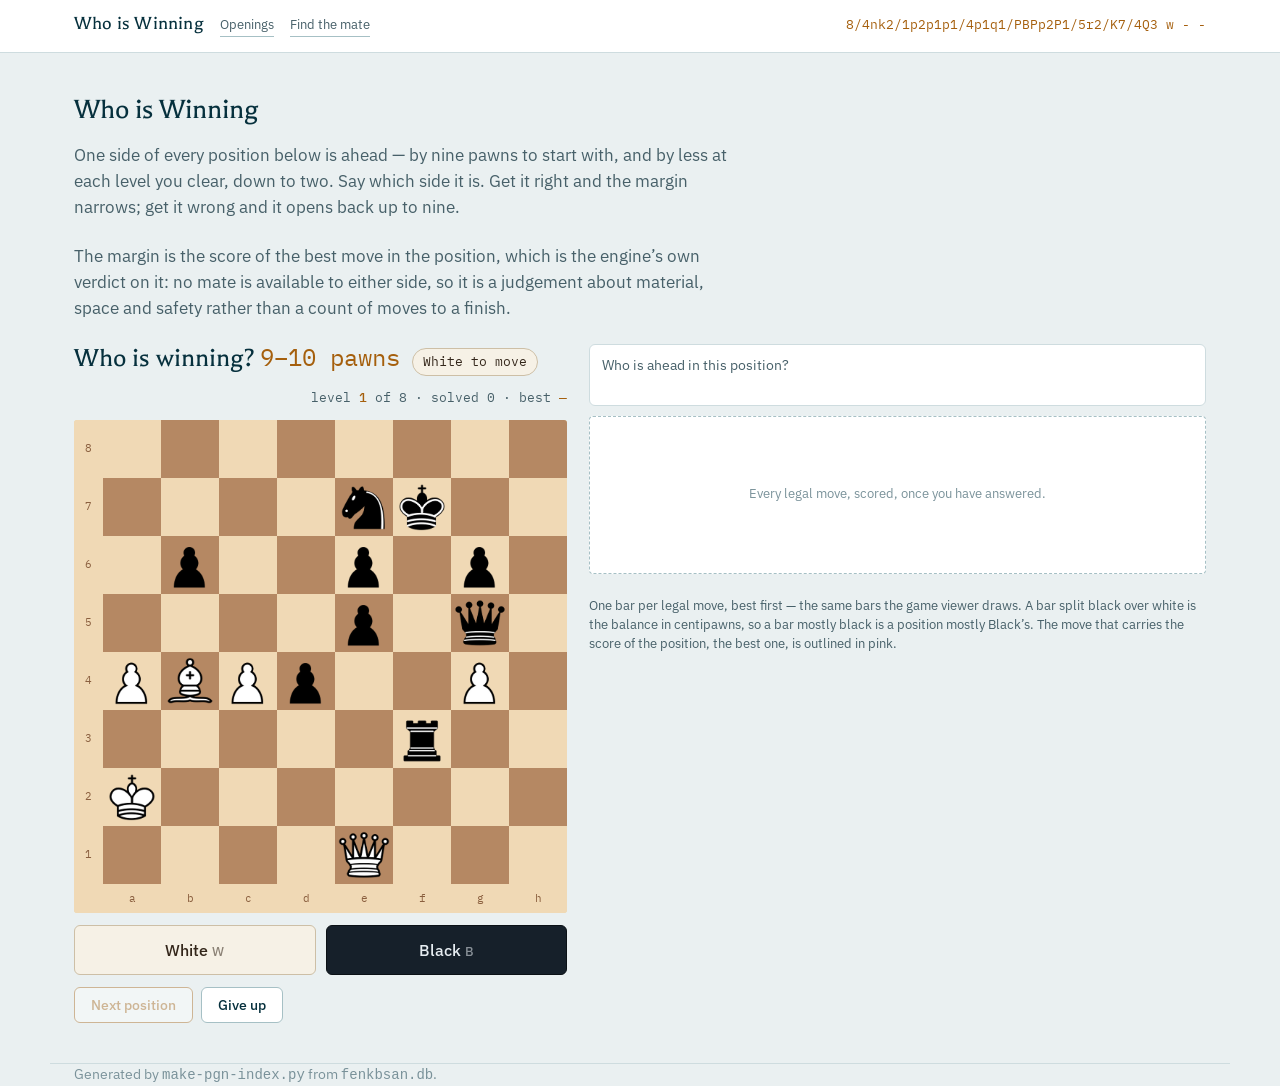
<file: winning.html>
<!doctype html>
<html lang="en">
<head>
<meta charset="utf-8">
<meta name="viewport" content="width=device-width, initial-scale=1">
<title>Who is Winning</title>
<meta name="description" content="Positions the engine has scored, one side ahead by a margin that narrows as you go: say which side it is.">
<link rel="preconnect" href="https://fonts.googleapis.com">
<link rel="preconnect" href="https://fonts.gstatic.com" crossorigin>
<link rel="stylesheet" href="https://fonts.googleapis.com/css2?family=Balthazar&family=IBM+Plex+Mono:wght@400;500&family=IBM+Plex+Sans:wght@400;500;600&display=swap">
<style>
:root {
  color-scheme: light;
  --ground:      #eaf0f1;
  --surface:     #ffffff;
  --surface-2:   #f3f8f8;
  --line:        #cedcdf;
  --line-strong: #a6c0c5;
  --ink:         #06303d;
  --ink-soft:    #476069;
  --ink-faint:   #7a929a;
  --amber:       #a55f0d;
  --amber-tint:  #f7e9d3;
  --wood:        #8a5f3f;
  --focus:       #0d6b86;
  --shadow:      0 1px 2px rgba(6, 48, 61, .06), 0 6px 18px rgba(6, 48, 61, .05);
}

@media (prefers-color-scheme: dark) {
  :root:not([data-theme="light"]) {
    color-scheme: dark;
    --ground:      #052733;
    --surface:     #073744;
    --surface-2:   #0a4152;
    --line:        #104c5f;
    --line-strong: #1d6b81;
    --ink:         #ebe2d1;
    --ink-soft:    #9cb7bf;
    --ink-faint:   #6b8d97;
    --amber:       #e8a33d;
    --amber-tint:  #123f4e;
    --wood:        #b48862;
    --focus:       #5cc2e0;
    --shadow:      0 1px 2px rgba(0, 0, 0, .3), 0 6px 18px rgba(0, 0, 0, .22);
  }
}

:root[data-theme="dark"] {
  color-scheme: dark;
  --ground:      #052733;
  --surface:     #073744;
  --surface-2:   #0a4152;
  --line:        #104c5f;
  --line-strong: #1d6b81;
  --ink:         #ebe2d1;
  --ink-soft:    #9cb7bf;
  --ink-faint:   #6b8d97;
  --amber:       #e8a33d;
  --amber-tint:  #123f4e;
  --wood:        #b48862;
  --focus:       #5cc2e0;
  --shadow:      0 1px 2px rgba(0, 0, 0, .3), 0 6px 18px rgba(0, 0, 0, .22);
}

*, *::before, *::after { box-sizing: border-box; }

html { scroll-behavior: smooth; }

body {
  margin: 0;
  background: var(--ground);
  color: var(--ink);
  font-family: "IBM Plex Sans", ui-sans-serif, system-ui, "Segoe UI", Roboto, sans-serif;
  font-size: 16px;
  line-height: 1.55;
  -webkit-font-smoothing: antialiased;
}

.wide  { max-width: 1180px; margin: 0 auto; padding: 0 24px; }
.text  { max-width: 860px;  margin: 0 auto; padding: 0 24px; }
.cards { max-width: 1080px; margin: 0 auto; padding: 0 24px; }

a { color: inherit; }
:focus-visible { outline: 2px solid var(--focus); outline-offset: 2px; border-radius: 3px; }

/* ---- the bar that stays ---- */

.bar {
  position: sticky; top: 0; z-index: 10;
  background: var(--surface);
  border-bottom: 1px solid var(--line);
}
.bar-inner {
  display: flex; align-items: baseline; gap: 16px;
  min-height: 52px; padding-top: 8px; padding-bottom: 8px;
}
.bar-name {
  font-family: Balthazar, Georgia, "Times New Roman", serif;
  font-size: 20px; letter-spacing: .01em;
}
.bar-here {
  font-family: "IBM Plex Mono", ui-monospace, Menlo, Consolas, monospace;
  font-size: 13px; color: var(--amber); margin-inline-start: auto;
}
.bar-here:empty { display: none; }
.bar a.bar-up {
  font-size: 13px; color: var(--ink-soft); text-decoration: none;
  border-bottom: 1px solid var(--line-strong); padding-bottom: 1px;
}
.bar a.bar-up:hover { color: var(--amber); border-color: var(--amber); }

/* ---- the tree ---- */

.tree-head { padding-top: 8px; }
h2 {
  font-family: Balthazar, Georgia, "Times New Roman", serif;
  font-weight: 400; font-size: 30px; margin: 0 0 8px;
}
.note { font-size: 14px; color: var(--ink-soft); margin: 0 0 22px; max-width: 68ch; }

.tree {
  display: flex; flex-direction: column; gap: 2px;
  background: var(--surface); border: 1px solid var(--line);
  border-radius: 8px; padding: 10px; box-shadow: var(--shadow);
  margin-bottom: 56px;
}
.tree-row {
  display: grid; grid-template-columns: 92px 1fr; align-items: center;
  gap: 10px; padding: 5px 6px; border-radius: 5px;
}
.tree-row:nth-child(odd) { background: var(--surface-2); }
.tree-white {
  display: flex; align-items: baseline; gap: 7px;
  font-family: "IBM Plex Mono", ui-monospace, Menlo, Consolas, monospace;
  font-size: 15px; font-weight: 500; text-decoration: none;
}
.tree-white:hover { color: var(--amber); }
.tree-replies { display: flex; flex-wrap: wrap; gap: 3px; }
.tree-replies a {
  font-family: "IBM Plex Mono", ui-monospace, Menlo, Consolas, monospace;
  font-size: 13px; text-decoration: none; color: var(--ink-soft);
  padding: 2px 7px; border-radius: 4px; border: 1px solid transparent;
  white-space: nowrap;
}
.tree-replies a:hover { color: var(--amber); border-color: var(--amber); }
.tree-replies a.is-current {
  background: var(--amber); border-color: var(--amber); color: var(--surface);
}
:root[data-theme="dark"] .tree-replies a.is-current,
:root:not([data-theme="light"]) .tree-replies a.is-current { color: #052733; }

/* ---- the games ---- */

.games { display: flex; flex-direction: column; gap: 14px; padding-bottom: 96px; }

.game {
  scroll-margin-top: 68px;
  background: var(--surface); border: 1px solid var(--line);
  border-inline-start: 3px solid transparent;
  border-radius: 8px; padding: 16px 18px;
  display: flex; gap: 20px; align-items: flex-start;
}
.game-main { flex: 1 1 auto; min-width: 0; }

/* ---- the position the game ended on ---- */

.game-final {
  flex: 0 0 auto;
  display: flex; flex-direction: column; align-items: center; gap: 7px;
}

.mini-board {
  --mini: 21px;
  display: grid;
  grid-template-columns: repeat(8, var(--mini));
  grid-template-rows: repeat(8, var(--mini));
  border: 1px solid var(--line-strong);
  border-radius: 3px;
  overflow: hidden;
}
.mini-sq { background-size: contain; background-repeat: no-repeat; background-position: center; }
.mini-sq.lt { background-color: #f0d9b5; }
.mini-sq.dk { background-color: #b58863; }

.outcome {
  font-family: "IBM Plex Mono", ui-monospace, Menlo, Consolas, monospace;
  font-size: 11px; letter-spacing: .02em;
  padding: 3px 8px; border-radius: 999px; white-space: nowrap;
}
.outcome.is-mate { background: var(--amber); color: var(--surface); }
.outcome.is-draw { background: var(--surface-2); color: var(--ink-faint); border: 1px solid var(--line); }
:root[data-theme="dark"] .outcome.is-mate,
:root:not([data-theme="light"]) .outcome.is-mate { color: #052733; }
.game.is-target { border-color: var(--amber); border-inline-start-color: var(--amber); }
@keyframes arrive {
  from { background: var(--amber-tint); }
  to   { background: var(--surface); }
}
.game.flash { animation: arrive 1.8s ease-out; }

.game-head {
  display: flex; flex-wrap: wrap; align-items: baseline; gap: 8px 14px;
  margin-bottom: 12px;
}
.rank {
  font-family: "IBM Plex Mono", ui-monospace, Menlo, Consolas, monospace;
  font-size: 12px; font-variant-numeric: tabular-nums; color: var(--ink-faint);
}
.game-title {
  font-family: Balthazar, Georgia, "Times New Roman", serif;
  font-weight: 400; font-size: 25px; margin: 0; line-height: 1.1;
}
.meta {
  font-family: "IBM Plex Mono", ui-monospace, Menlo, Consolas, monospace;
  font-size: 12px; color: var(--ink-faint); font-variant-numeric: tabular-nums;
}

.game-actions { margin-inline-start: auto; display: flex; gap: 8px; }

.copy, .open-board, .open-shape {
  font: 500 13px/1 "IBM Plex Sans", ui-sans-serif, system-ui, sans-serif;
  color: var(--ink); background: var(--surface-2);
  border: 1px solid var(--line-strong); border-radius: 5px;
  padding: 7px 13px; cursor: pointer; min-width: 104px;
  transition: background .12s ease, border-color .12s ease, color .12s ease;
}
.copy:hover, .open-board:hover, .open-shape:hover {
  border-color: var(--amber); color: var(--amber);
}
.open-board { border-color: var(--amber); color: var(--amber); }
.copy.done { background: var(--amber); border-color: var(--amber); color: var(--surface); }
:root[data-theme="dark"] .copy.done,
:root:not([data-theme="light"]) .copy.done { color: #052733; }

.pgn {
  font-family: "IBM Plex Mono", ui-monospace, Menlo, Consolas, monospace;
  font-size: 13px; line-height: 1.75; margin: 0;
  white-space: pre-wrap; overflow-wrap: anywhere;
  background: var(--surface-2); border: 1px solid var(--line);
  border-radius: 6px; padding: 13px 15px;
  color: var(--ink-soft);
}

footer {
  border-top: 1px solid var(--line); padding: 28px 0 64px;
  font-size: 14px; color: var(--ink-faint);
}

@media (max-width: 760px) {
  .game { flex-direction: column-reverse; }
  .game-final { flex-direction: row; align-self: flex-start; align-items: center; gap: 12px; }
}

@media (max-width: 640px) {
  .tree-row { grid-template-columns: 1fr; }
  .game-actions { margin-inline-start: 0; }
}

@media (prefers-reduced-motion: reduce) {
  html { scroll-behavior: auto; }
  .game.flash { animation: none; }
  * { transition-duration: .01ms !important; }
}

.ac-lede { font-size: 17px; color: var(--ink-soft); margin: 0 0 22px; max-width: 66ch; }

/* Right and wrong need two colours of their own: the palette has amber for attention and
   nothing for these, and they have to hold on both grounds. */
:root { --good: #2f8f5b; --bad: #b3453a; }
@media (prefers-color-scheme: dark) {
  :root:not([data-theme="light"]) { --good: #63c893; --bad: #e08074; }
}
:root[data-theme="dark"] { --good: #63c893; --bad: #e08074; }

/* The activity keeps the board's own colours, the way the viewer does, so a position looks
   the same here as it does over the index and in the app. */
.ac {
  --sq: 58px;
  --bar: 150px;
  display: grid;
  grid-template-columns: calc(8 * var(--sq) + var(--sq) / 2) minmax(0, 1fr);
  gap: 22px;
  align-items: start;
  margin: 0 auto 40px;
}

.ac-left { display: flex; flex-direction: column; gap: 12px; }

.ac-ask {
  display: flex;
  align-items: baseline;
  gap: 12px;
  flex-wrap: wrap;
  min-height: 40px;
}
.ac-level {
  font-family: Balthazar, Georgia, "Times New Roman", serif;
  font-size: 28px;
  line-height: 1;
}
/* The distance is a number to read, and Balthazar's 1 is a roman numeral. */
.ac-level .ac-n {
  font-family: "IBM Plex Mono", ui-monospace, Menlo, Consolas, monospace;
  font-size: 24px;
  color: var(--amber);
  font-variant-numeric: tabular-nums;
}
.ac-turn {
  font-family: "IBM Plex Mono", ui-monospace, Menlo, Consolas, monospace;
  font-size: 13px;
  color: var(--ink-soft);
  border: 1px solid var(--line-strong);
  border-radius: 999px;
  padding: 3px 10px;
}
.ac-turn.black { background: #16202a; color: #e7edf2; border-color: #16202a; }
.ac-turn.white { background: #f6f1e6; color: #33261a; border-color: #cdbfa6; }
.ac-score { margin-inline-start: auto; font-family: "IBM Plex Mono", ui-monospace, monospace;
            font-size: 13px; color: var(--ink-soft); font-variant-numeric: tabular-nums; }
.ac-score b { color: var(--amber); font-weight: 500; }

/* The verdict is one line that never moves: it holds its height while the position waits. */
.ac-verdict {
  min-height: 62px;
  border: 1px solid var(--line);
  border-radius: 6px;
  background: var(--surface);
  padding: 10px 12px;
  font-size: 14px;
  line-height: 1.45;
  color: var(--ink-soft);
}
.ac-verdict b { color: var(--ink); font-weight: 600; }
.ac-verdict .san { font-family: "IBM Plex Mono", ui-monospace, Menlo, Consolas, monospace; }
.ac-verdict.right { border-color: var(--good); background: var(--amber-tint); }
.ac-verdict.wrong { border-color: var(--bad); }
.ac-verdict .good { color: var(--good); }
.ac-verdict .bad { color: var(--bad); }

.ac-actions { display: flex; gap: 8px; align-items: center; }
.ac-actions button {
  font: 500 14px/1 "IBM Plex Sans", ui-sans-serif, system-ui, sans-serif;
  padding: 10px 16px;
  border-radius: 6px;
  border: 1px solid var(--line-strong);
  background: var(--surface);
  color: var(--ink);
  cursor: pointer;
}
.ac-actions button:hover:not(:disabled) { border-color: var(--amber); color: var(--amber); }
.ac-actions button:disabled { opacity: .4; cursor: default; }
.ac-actions .primary { border-color: var(--amber); color: var(--amber); }
.ac-actions .ac-from { margin-inline-start: auto; font-size: 12px; color: var(--ink-faint); }
.ac-actions .ac-from a { color: var(--ink-soft); }

/* The bars, once the answer is in. They are the viewer's own cells on the viewer's own
   wood, so a bar means here exactly what it means there. */
.ac-right { display: flex; flex-direction: column; gap: 10px; min-width: 0; }
.ac-bars {
  background: var(--wood);
  border-radius: 4px;
  padding: 4px;
  min-height: calc(var(--bar) + 8px);
  display: flex;
}
/* Before the answer there is nothing to draw, and a block of bare wood that size reads as a
   missing picture, so the empty box is plain. */
.ac-bars.empty {
  background: var(--surface);
  border: 1px dashed var(--line-strong);
}
.ac-bars .vw-mini { width: 100%; }
/* A mate is painted over the whole cell, so the mark on the move you played has to sit above
   it: the cell's own inset shadow would be underneath the bands. */
.ac-bars .vw-cell.chosen::after {
  content: "";
  position: absolute;
  inset: 0;
  box-shadow: inset 0 0 0 3px #c6168d;
  pointer-events: none;
  z-index: 2;
}
.ac-hint {
  display: flex;
  align-items: center;
  justify-content: center;
  width: 100%;
  color: var(--ink-faint);
  font-size: 13px;
  text-align: center;
  padding: 0 16px;
}
.ac-legend { font-size: 12.5px; color: var(--ink-soft); line-height: 1.5; }
.ac-legend code { font-family: "IBM Plex Mono", ui-monospace, Menlo, Consolas, monospace; }

@media (max-width: 1000px) {
  .ac { grid-template-columns: minmax(0, 1fr); --sq: min(44px, 10vw); --bar: 110px; }
}
/* The answer: two buttons that look like the side they stand for. */
.wn-answer { display: flex; gap: 10px; }
.wn-answer button {
  flex: 1 1 0;
  font: 500 16px/1 "IBM Plex Sans", ui-sans-serif, system-ui, sans-serif;
  padding: 16px 0;
  border-radius: 6px;
  cursor: pointer;
}
.wn-answer button.w { background: #f6f1e6; color: #33261a; border: 1px solid #cdbfa6; }
.wn-answer button.b { background: #16202a; color: #e7edf2; border: 1px solid #0b1116; }
.wn-answer button:hover:not(:disabled) { outline: 2px solid var(--amber); }
.wn-answer button:disabled { opacity: .45; cursor: default; }
.wn-answer .key { opacity: .55; font-size: 13px; }

/* The move whose score is the score of the position, marked in the bars. */
.ac-bars .vw-cell.best::after {
  content: "";
  position: absolute;
  inset: 0;
  box-shadow: inset 0 0 0 3px #c6168d;
  pointer-events: none;
  z-index: 2;
}
</style>
<link rel="stylesheet" href="pieces.css">
<link rel="stylesheet" href="viewer.css">
</head>
<body>
<div class="bar"><div class="wide bar-inner">
<span class="bar-name">Who is Winning</span>
<a class="bar-up" href="openings.html">Openings</a>
<a class="bar-up" href="mate.html">Find the mate</a>
<span class="bar-here" id="bar-here"></span>
</div></div>
<section class="wide tree-head" style="padding-top:34px">
<h2>Who is Winning</h2>
<p class="ac-lede">One side of every position below is ahead — by nine pawns to start with, and by less at each level you clear, down to two. Say which side it is. Get it right and the margin narrows; get it wrong and it opens back up to nine.</p>
<p class="ac-lede">The margin is the score of the best move in the position, which is the engine’s own verdict on it: no mate is available to either side, so it is a judgement about material, space and safety rather than a count of moves to a finish.</p>
</section>
<main class="wide"><div class="ac">
<div class="ac-left">
<div class="ac-ask">
<span class="ac-level" id="ac-level">Loading…</span>
<span class="ac-turn" id="ac-turn" hidden></span>
<span class="ac-score" id="ac-score"></span>
</div>
<div class="vw-board" id="ac-board" style="position:relative"></div>
<div class="wn-answer"><button type="button" class="w" id="wn-white">White <span class="key">W</span></button><button type="button" class="b" id="wn-black">Black <span class="key">B</span></button></div>
<div class="ac-actions">
<button type="button" class="primary" id="ac-next" disabled>Next position</button>
<button type="button" id="ac-give">Give up</button>
<span class="ac-from" id="ac-from"></span>
</div>
</div>
<div class="ac-right">
<div class="ac-verdict" id="ac-verdict">Who is ahead in this position?</div>
<div class="ac-bars empty" id="ac-bars"><div class="ac-hint">Every legal move, scored, once you have answered.</div></div>
<p class="ac-legend">One bar per legal move, best first — the same bars the game viewer draws. A bar split black over white is the balance in centipawns, so a bar mostly black is a position mostly Black’s. The move that carries the score of the position, the best one, is outlined in pink.</p>
</div>
</div></main>
<footer class="wide">Generated by <code>make-pgn-index.py</code> from <code>fenkbsan.db</code>.</footer>
<script src="activity.js"></script>
<script src="winning.js"></script>
</body>
</html>
</file>
<file: pieces.css>
.pc-bB{background-image:url([data-uri])}
.pc-bK{background-image:url([data-uri])}
.pc-bN{background-image:url([data-uri])}
.pc-bP{background-image:url([data-uri])}
.pc-bQ{background-image:url([data-uri])}
.pc-bR{background-image:url([data-uri])}
.pc-wB{background-image:url([data-uri])}
.pc-wK{background-image:url([data-uri])}
.pc-wN{background-image:url([data-uri])}
.pc-wP{background-image:url([data-uri])}
.pc-wQ{background-image:url([data-uri])}
.pc-wR{background-image:url([data-uri])}
</file>
<file: viewer.css>
/* The board viewer: a modal over the index, opened from a game's "Open board" button.
   The board keeps the colours it has in the app and in the videos, so a position looks the
   same here as on screen there; the chrome around it is fixed rather than themed, because a
   wood board on a light ground and the same board on a dark one are two different pictures. */

.vw[hidden] { display: none !important; }

.vw {
  position: fixed;
  inset: 0;
  z-index: 100;
  display: flex;
  align-items: center;
  justify-content: center;
  padding: 16px;
  font-family: "IBM Plex Sans", ui-sans-serif, system-ui, sans-serif;
}

.vw-backdrop {
  position: absolute;
  inset: 0;
  background: rgba(2, 18, 24, .72);
}

.vw-panel {
  position: relative;
  display: flex;
  flex-direction: column;
  gap: 0;
  /* Wide on purpose: a position with forty legal moves needs the room, or each move is a
     few pixels of bar and the ranking cannot be read. */
  width: min(1460px, 100%);
  max-height: 100%;
  --sq: 54px;
  --bar: 136px;
  background: #063a4b;
  color: #ebe2d1;
  border: 1px solid #17586c;
  border-radius: 10px;
  box-shadow: 0 24px 64px rgba(0, 0, 0, .5);
  overflow: hidden;
}

/* ---- head ---- */

.vw-head {
  display: flex;
  align-items: baseline;
  gap: 14px;
  padding: 12px 16px;
  border-bottom: 1px solid #17586c;
  flex: 0 0 auto;
}

.vw-title {
  font-family: Balthazar, Georgia, "Times New Roman", serif;
  font-weight: 400;
  font-size: 24px;
  margin: 0;
  line-height: 1;
}

.vw-ply {
  font-family: "IBM Plex Mono", ui-monospace, Menlo, Consolas, monospace;
  font-size: 12px;
  color: #9cb7bf;
  font-variant-numeric: tabular-nums;
}

.vw-close {
  margin-inline-start: auto;
  background: transparent;
  color: #ebe2d1;
  border: 1px solid #2b6d81;
  border-radius: 5px;
  font: 500 13px/1 inherit;
  padding: 7px 12px;
  cursor: pointer;
}
.vw-close:hover { border-color: #e8a33d; color: #e8a33d; }

/* ---- body ---- */

.vw-body {
  display: flex;
  gap: 18px;
  padding: 16px;
  min-height: 0;
  flex: 1 1 auto;
}

.vw-left {
  display: flex;
  flex-direction: column;
  gap: 12px;
  flex: 0 0 calc(8 * var(--sq) + var(--sq) / 2);
  min-width: 0;
}

/* ---- board ---- */

.vw-board {
  flex: 0 0 auto;
  display: grid;
  grid-template-columns: calc(var(--sq) / 2) repeat(8, var(--sq));
  grid-template-rows: repeat(8, var(--sq)) calc(var(--sq) / 2);
  background: #f0d9b5;
  border-radius: 3px;
  overflow: hidden;
  user-select: none;
}

.vw-sq {
  position: relative;
  background-size: contain;
  background-repeat: no-repeat;
  background-position: center;
}
.vw-sq.lt { background-color: #f0d9b5; }
.vw-sq.dk { background-color: #b58863; }

/* Coordinates sit in the half-size track, in the board's own dark brown. */
.vw-co {
  display: flex;
  align-items: center;
  justify-content: center;
  background: #f0d9b5;
  color: #8a5f3f;
  font-family: "IBM Plex Mono", ui-monospace, Menlo, Consolas, monospace;
  font-size: 11px;
}

/* The move that led to the position on the board. */
.vw-sq.from::after,
.vw-sq.to::after {
  content: "";
  position: absolute;
  inset: 0;
  background: rgba(245, 124, 0, .38);
  pointer-events: none;
}

/* A piece that can be moved from here, and where it may go. */
.vw-sq.pick { cursor: pointer; }
.vw-sq.pick:hover { box-shadow: inset 0 0 0 3px rgba(232, 163, 61, .9); }
.vw-sq.origin { box-shadow: inset 0 0 0 3px #c6168d; }
.vw-sq.dest { cursor: pointer; }
.vw-sq.dest::before {
  content: "";
  position: absolute;
  left: 50%;
  top: 50%;
  width: 30%;
  height: 30%;
  transform: translate(-50%, -50%);
  border-radius: 50%;
  background: rgba(198, 22, 141, .55);
  pointer-events: none;
}
/* A destination holding a piece reads as a ring, so the piece stays visible. */
.vw-sq.dest.occupied::before {
  width: 92%;
  height: 92%;
  border-radius: 50%;
  background: transparent;
  box-shadow: inset 0 0 0 5px rgba(198, 22, 141, .55);
}

/* ---- navigation ---- */

.vw-nav { display: flex; gap: 6px; flex: 0 0 auto; }

.vw-nav button {
  flex: 1;
  background: #0a4a5e;
  color: #ebe2d1;
  border: 1px solid #2b6d81;
  border-radius: 5px;
  font: 500 15px/1 "IBM Plex Mono", ui-monospace, Menlo, Consolas, monospace;
  padding: 9px 0;
  cursor: pointer;
}
.vw-nav button:hover:not(:disabled) { border-color: #e8a33d; color: #e8a33d; }
.vw-nav button:disabled { opacity: .35; cursor: default; }

.vw-status {
  font-family: "IBM Plex Mono", ui-monospace, Menlo, Consolas, monospace;
  font-size: 12px;
  line-height: 1.5;
  color: #9cb7bf;
  min-height: 34px;
  flex: 0 0 auto;
}
.vw-status b { color: #ebe2d1; font-weight: 500; }
.vw-status .off { color: #e8a33d; }
.vw-status button {
  background: transparent;
  border: 1px solid #e8a33d;
  color: #e8a33d;
  border-radius: 4px;
  font: 500 11px/1 inherit;
  padding: 4px 8px;
  margin-inline-start: 8px;
  cursor: pointer;
}

/* ---- the minibar stack ---- */

.vw-right {
  display: flex;
  flex-direction: column;
  min-width: 0;
  flex: 1 1 auto;
}

.vw-bars {
  overflow-y: auto;
  overflow-x: hidden;
  background: #b58863;
  border-radius: 4px;
  padding: 2px;
  flex: 1 1 auto;
  min-height: 0;
}

.vw-row {
  display: flex;
  align-items: stretch;
  gap: 6px;
  padding: 2px 4px;
  cursor: pointer;
  border-radius: 3px;
}
.vw-row:hover { background: rgba(255, 255, 255, .14); }
.vw-row.here { background: rgba(198, 22, 141, .22); }

.vw-label {
  flex: 0 0 66px;
  font-family: "IBM Plex Mono", ui-monospace, Menlo, Consolas, monospace;
  font-size: 12px;
  color: #3a2415;
  display: flex;
  align-items: center;
  justify-content: flex-end;
  padding-inline-end: 4px;
  font-variant-numeric: tabular-nums;
  white-space: nowrap;
  overflow: hidden;
}

.vw-mini {
  display: flex;
  flex: 1 1 auto;
  height: var(--bar);
  min-width: 0;
}

/* One cell per legal move, drawn from elements: their edges are snapped by layout, so the
   bands of a mate stay even and countable and the gap between them is the same 2px whatever
   the row height happens to be. */
.vw-cell {
  position: relative;
  flex: 1 1 0;
  min-width: 0;
  background: #fff;
  border-right: 1px solid rgba(0, 0, 0, .08);
  display: flex;
  flex-direction: column;
  justify-content: flex-end;
}

/* Where the balance sits. */
.vw-zero {
  position: absolute;
  left: 0; right: 0; top: 50%;
  height: 2px;
  margin-top: -1px;
  background: orange;
  pointer-events: none;
  z-index: 1;
}
.vw-black { width: 100%; background: #000; }

.vw-mates {
  position: absolute;
  inset: 0;
  display: flex;
  flex-direction: column;
  gap: 2px;
  background: lightgray;
}
.vw-mate { flex: 1; }
.vw-mate.w { background: #fff; }
.vw-mate.b { background: #000; }

/* A move the engine has not scored. Hatched rather than empty, because an empty cell reads as
   a score of zero and zero is a real answer; this one is the absence of an answer. */
.vw-unscored {
  position: absolute;
  inset: 0;
  background: repeating-linear-gradient(45deg,
    rgba(0, 0, 0, .10) 0 3px, rgba(0, 0, 0, 0) 3px 6px);
}
/* A score that is only the quick estimate, the move having no depth-25 score yet: the board's
   dot, outlined so it reads on either half of a bar and on a mate's bands. */
.vw-estimate {
  position: absolute;
  top: 2px;
  right: 2px;
  width: 5px;
  height: 5px;
  border-radius: 50%;
  background: #444;
  box-shadow: 0 0 0 1px #fff;
  pointer-events: none;
  z-index: 2;
}
.vw-cell.played { box-shadow: inset 0 0 0 3px #f57c00; }
.vw-cell.chosen { box-shadow: inset 0 0 0 3px #c6168d; }

/* ---- the game, as text ---- */

.vw-moves {
  flex: 1 1 auto;
  overflow-y: auto;
  min-height: 0;
  font-family: "IBM Plex Mono", ui-monospace, Menlo, Consolas, monospace;
  font-size: 12px;
  line-height: 1.85;
  color: #9cb7bf;
  background: #052733;
  border: 1px solid #17586c;
  border-radius: 5px;
  padding: 10px 12px;
}
.vw-moves b { color: #ebe2d1; font-weight: 500; }
.vw-moves .at {
  background: #c6168d;
  color: #fff;
  border-radius: 3px;
  padding: 1px 3px;
}
.vw-moves .num { color: #5d818c; }

/* The position's note (notes.js): paragraphs with move links, then the moves it features. It
   takes the room the move list would, and scrolls on its own when it is long. */
.vw-note {
  flex: 0 1 auto;
  max-height: 40vh;
  overflow-y: auto;
  font-size: 13px;
  line-height: 1.55;
  color: #c9d6d6;
  background: #052733;
  border: 1px solid #17586c;
  border-radius: 5px;
  padding: 10px 12px;
  margin-bottom: 8px;
}
.vw-note p { margin: 0 0 8px; }
.nt-link {
  color: #ebe2d1;
  font-family: "IBM Plex Mono", ui-monospace, Menlo, Consolas, monospace;
  font-size: 12px;
  text-decoration: underline dotted #5d818c;
  text-underline-offset: 3px;
}
.nt-link:hover, .nt-link:focus { color: #fff; text-decoration-color: #c6168d; }
.nt-move { font-family: "IBM Plex Mono", ui-monospace, Menlo, Consolas, monospace; font-size: 12px; }
.nt-moves {
  list-style: none;
  margin: 4px 0 0;
  padding: 0;
  font-size: 12px;
  color: #9cb7bf;
  columns: 2;
}
.nt-moves li { break-inside: avoid; }
.nt-moves b { color: #ebe2d1; font-weight: 500; font-family: "IBM Plex Mono", ui-monospace, Menlo, Consolas, monospace; }
.nt-eval { font-family: "IBM Plex Mono", ui-monospace, Menlo, Consolas, monospace; }
.nt-name { color: #e8a33d; }
.nt-text { color: #c9d6d6; }

@media (max-width: 900px) {
  .vw-body { flex-direction: column; }
  .vw-panel { --sq: 40px; }
  .vw-left { flex: 0 0 auto; }
  .vw-bars { max-height: 40vh; }
  .vw-panel { --bar: 96px; }
  .vw-moves { max-height: 20vh; }
}

/* ---- the shape panel ----
   A game's whole span at once: the mobility curves, and both sides' bars played forward.
   The chrome is the viewer's, fixed dark for the same reason — a board and its bars are one
   picture whatever the page around them is doing. */

.sh-panel {
  /* Narrower than the board viewer: there is one strip of cells here, not forty rows. */
  width: min(1100px, 100%);
  --bar: 112px;
}

.sh-body {
  display: flex;
  flex-direction: column;
  gap: 14px;
  padding: 16px;
  overflow-y: auto;
  min-height: 0;
}

/* ---- the curves ---- */

/* The plot keeps a light ground of its own: a white curve and a black one on the panel's
   dark blue would be one bright line and one invisible one. */
.sh-graph svg { display: block; width: 100%; height: auto; touch-action: none; cursor: ew-resize; }
.sh-plot { fill: #b58863; stroke: #8a5f3f; stroke-width: 1; }
.sh-grid { stroke: rgba(58, 36, 21, .26); stroke-width: 1; }
.sh-grid.soft { stroke: rgba(58, 36, 21, .13); }
/* Every label sits outside the plot, on the panel's own ground. */
.sh-axis {
  fill: #9cb7bf;
  font-family: "IBM Plex Mono", ui-monospace, Menlo, Consolas, monospace;
  font-size: 13px;
}
.sh-axis.unit { font-size: 12px; }

.sh-curve { fill: none; stroke-linejoin: round; stroke-linecap: round; }
.sh-curve.black { stroke: #16202a; stroke-width: 2.6; }
.sh-curve.casing { stroke: #3a2415; stroke-width: 5; }
.sh-curve.white { stroke: #fff; stroke-width: 2.8; }

.sh-cursor { stroke: #c6168d; stroke-width: 1.6; stroke-dasharray: 4 3; }
.sh-dot.white { fill: #fff; stroke: #3a2415; stroke-width: 1.5; }
.sh-dot.black { fill: #16202a; stroke: #b58863; stroke-width: 1; }

.sh-keys { display: flex; align-items: center; gap: 10px; font-size: 12px; }
.sh-key {
  font-family: "IBM Plex Mono", ui-monospace, Menlo, Consolas, monospace;
  border-radius: 999px;
  padding: 3px 10px;
}
.sh-key.white { background: #f6f1e6; color: #33261a; border: 1px solid #cdbfa6; }
.sh-key.black { background: #16202a; color: #e7edf2; border: 1px solid #34434f; }
.sh-keys-note { color: #9cb7bf; }

/* ---- the two strips ---- */

.sh-strips { display: flex; flex-direction: column; gap: 10px; --cw: 4%; }
.sh-strip { display: flex; flex-direction: column; gap: 5px; }

.sh-side {
  font-family: "IBM Plex Mono", ui-monospace, Menlo, Consolas, monospace;
  font-size: 12px;
  color: #9cb7bf;
  min-height: 16px;
}
.sh-side b { color: #ebe2d1; font-weight: 500; }

.sh-strip .vw-mini {
  height: var(--bar);
  background: #b58863;
  border-radius: 4px;
  padding: 2px;
  display: flex;
  align-items: stretch;
}
/* A cell holds its width across the game, so the length of the strip is the count the curve
   above it draws, and a bar that stays put is a bar whose height can slide. */
.sh-strip .vw-cell { box-sizing: border-box; flex: 0 0 var(--cw); }
.sh-strip .vw-black { transition: height .28s ease; }
/* A mate covers the whole cell, so the mark on the move that was played has to sit over it. */
.sh-strip .vw-cell.played::after {
  content: "";
  position: absolute;
  inset: 0;
  box-shadow: inset 0 0 0 3px #f57c00;
  pointer-events: none;
  z-index: 2;
}

/* ---- the transport ---- */

.sh-transport { display: flex; align-items: center; gap: 8px; flex-wrap: wrap; }
.sh-transport button {
  background: transparent;
  color: #ebe2d1;
  border: 1px solid #2b6d81;
  border-radius: 5px;
  font: 500 13px/1 inherit;
  padding: 7px 11px;
  cursor: pointer;
}
.sh-transport button:hover { border-color: #e8a33d; color: #e8a33d; }
.sh-play { min-width: 96px; }
.sh-range { flex: 1 1 160px; min-width: 120px; accent-color: #e8a33d; cursor: pointer; }
.sh-at, .sh-speed {
  font-family: "IBM Plex Mono", ui-monospace, Menlo, Consolas, monospace;
  font-size: 12px;
  color: #9cb7bf;
  font-variant-numeric: tabular-nums;
}
.sh-speed select {
  background: #052733;
  color: #ebe2d1;
  border: 1px solid #2b6d81;
  border-radius: 4px;
  font: inherit;
  padding: 4px 6px;
  margin-inline-start: 4px;
}
.sh-note { font-size: 13px; color: #9cb7bf; min-height: 0; }
.sh-note:empty { display: none; }

@media (max-width: 900px) {
  .sh-panel { --bar: 84px; }
  .sh-keys-note { display: none; }
}

@media (prefers-reduced-motion: reduce) {
  .sh-strip .vw-black { transition: none; }
}
</file>
